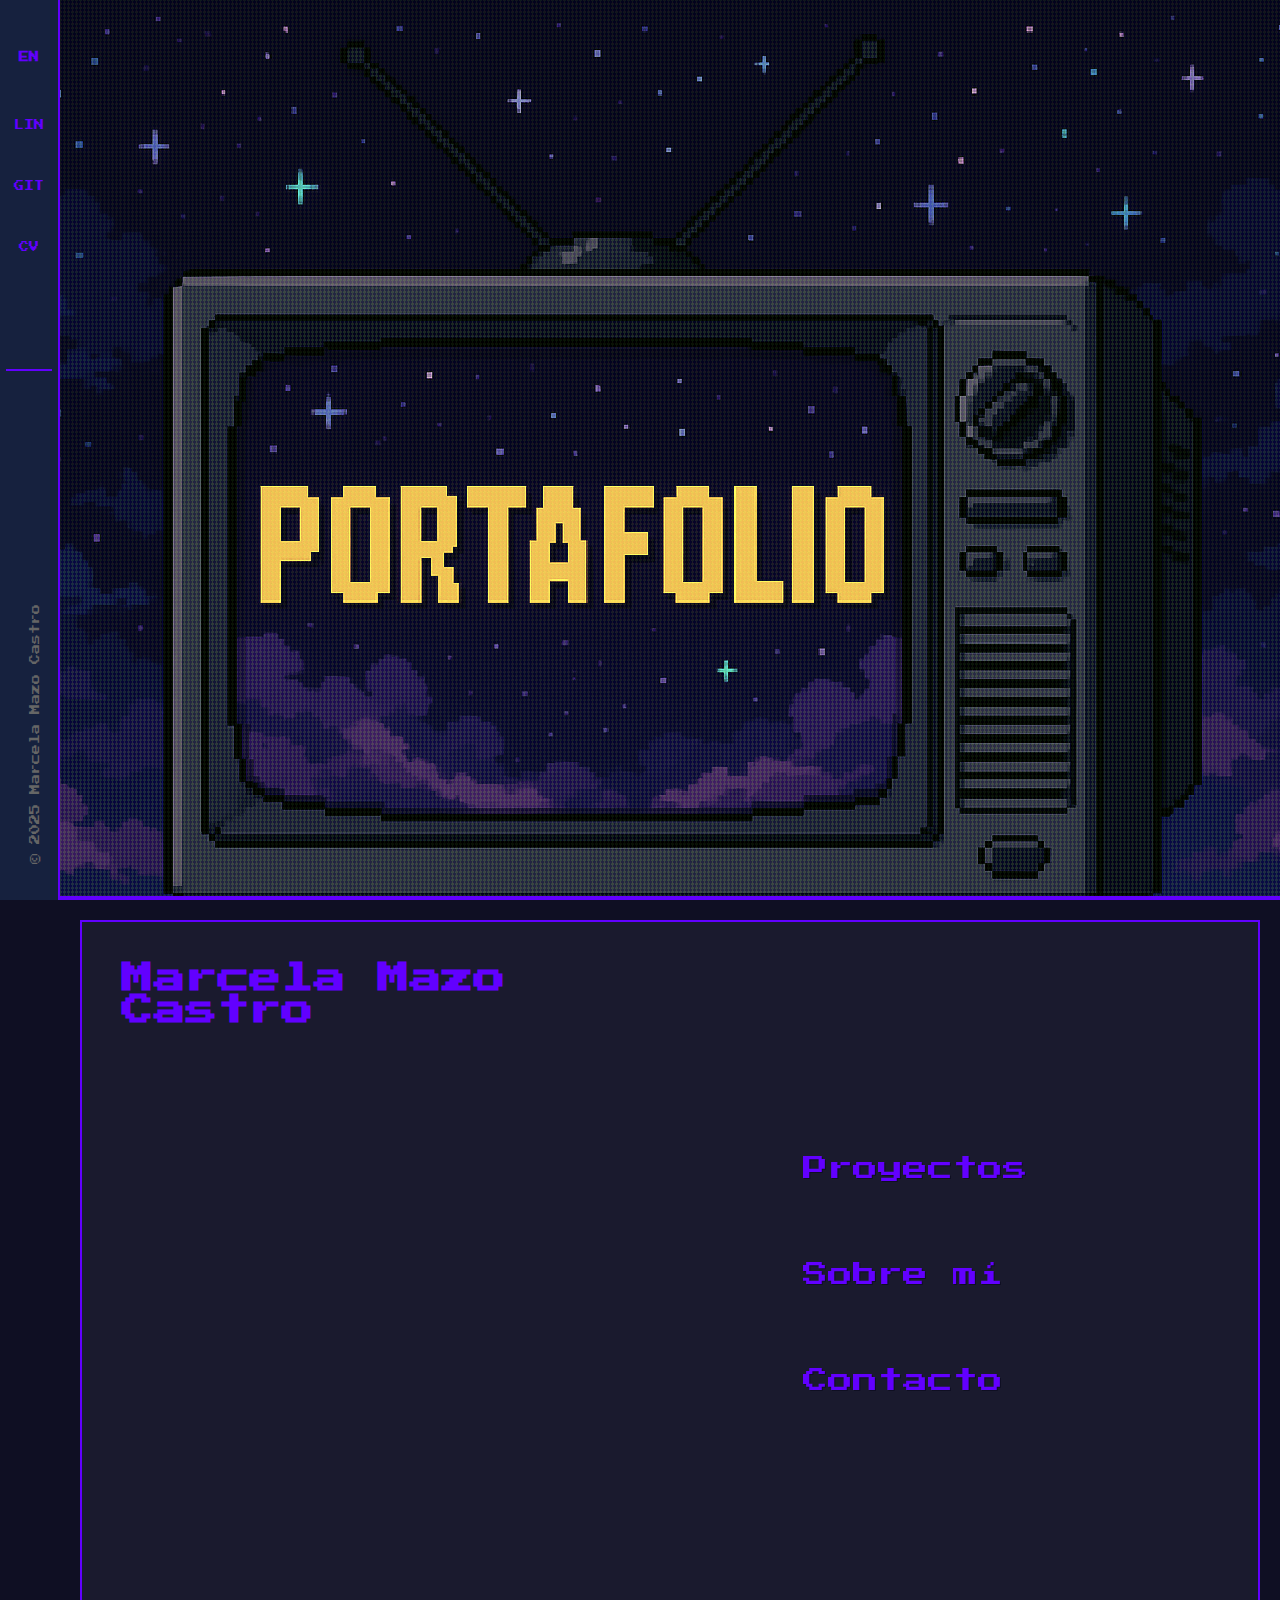
<file: index.html>
<!DOCTYPE html>
<html lang="es">
<head>
    <meta charset="UTF-8">
    <meta name="viewport" content="width=device-width, initial-scale=1.0">
    <title>Redirigiendo al Portafolio...</title>
    <script>
        // Redirección automática al portafolio en español
        window.location.href = './pages/home/indexEs.html';
    </script>
</head>
<body>
    <p>Redirigiendo al portafolio...</p>
    <p>Si no te redirige automáticamente, <a href="./pages/home/indexEs.html">haz clic aquí</a></p>
    
    <!-- Language selection fallback -->
    <div style="margin-top: 20px;">
        <p>Idioma / Language:</p>
        <a href="./pages/home/indexEs.html" style="margin-right: 10px;">🇨🇴 Español</a>
        <a href="./pages/home/indexEn.html">🇬🇧 English</a>
    </div>
</body>
</html>
</file>
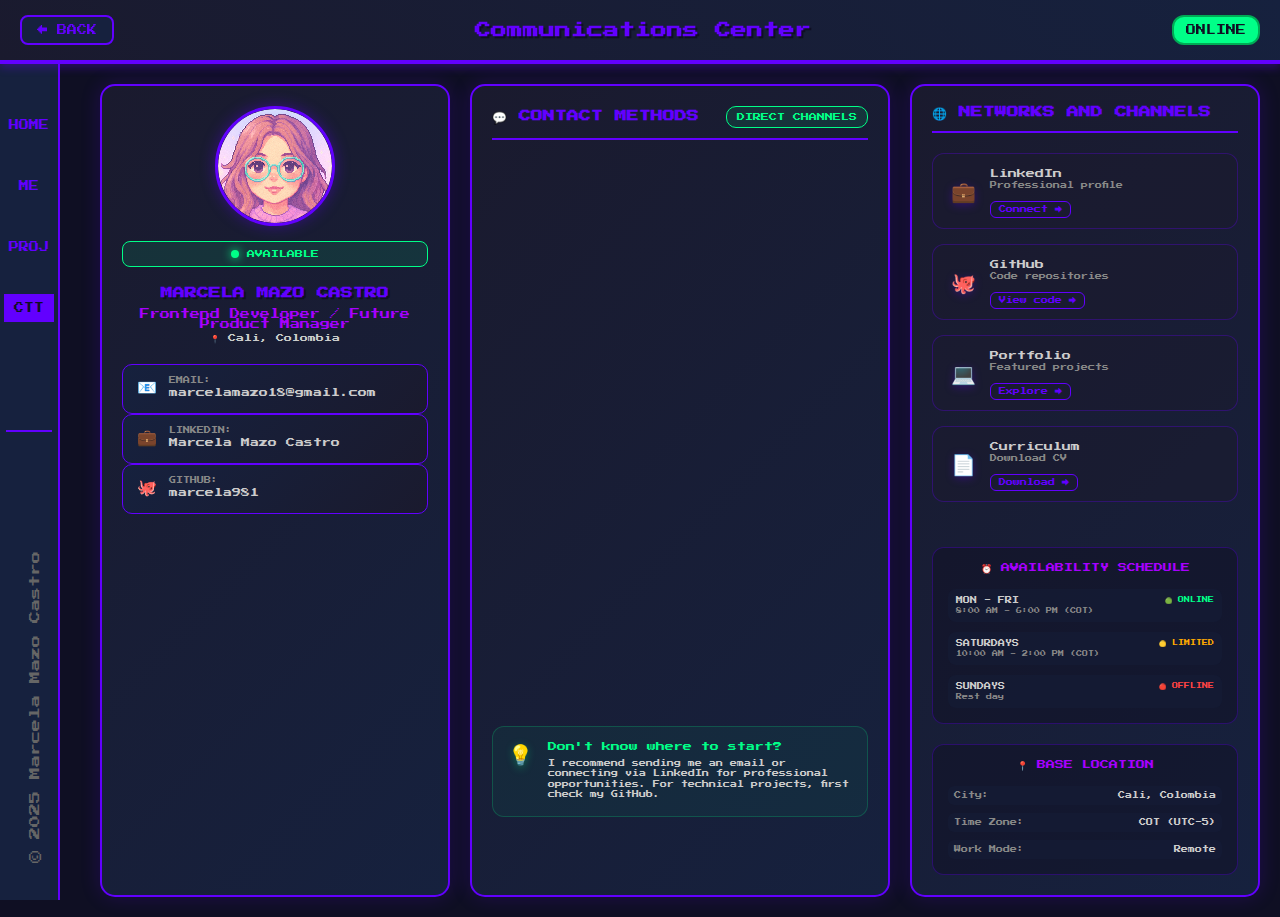
<file: pages/contact/contact.html>
<!DOCTYPE html>
<html lang="en">
<head>
  <meta charset="UTF-8">
  <meta name="viewport" content="width=device-width, initial-scale=1.0">
  <title>Portfolio - Contact</title>
  <link href="styles.css" rel="stylesheet" />
  <link rel="preconnect" href="https://fonts.googleapis.com">
  <link rel="preconnect" href="https://fonts.gstatic.com" crossorigin>
  <link href="https://fonts.googleapis.com/css2?family=Press+Start+2P&display=swap" rel="stylesheet">
</head>
<body>
  <header class="game-header">
    <div class="header-controls">
      <button class="back-btn" onclick="window.location.href='../home/indexEn.html'">← BACK</button>
      <h1 class="page-title">Communications Center</h1>
      <div class="level-indicator">ONLINE</div>
    </div>
  </header>

  <main class="game-panel with-nav-left">
    
    <!-- Left panel - Contact information -->
    <section class="contact-info">
      <div class="contact-card">
        <div class="avatar-container">
          <div class="avatar-frame">
            <img src="../../assets/images/avatar.png" alt="Marcela Avatar" class="character-avatar">
            <div class="avatar-border"></div>
          </div>
          <div class="status-indicators">
            <div class="online-status">
              <div class="status-dot"></div>
              <span>AVAILABLE</span>
            </div>
          </div>
        </div>
        
        <div class="contact-details">
          <h2 class="contact-name">MARCELA MAZO CASTRO</h2>
          <p class="contact-role">Frontend Developer / Future Product Manager</p>
          <p class="contact-location">📍 Cali, Colombia</p>
          
            <div class="contact-methods">
             <div class="contact-item">
               <div class="contact-icon">📧</div>
               <div class="contact-data">
                 <span class="contact-label">EMAIL:</span>
                 <span class="contact-value">marcelamazo18@gmail.com</span>
               </div>
             </div>
             </div>
             <div class="contact-item" onclick="window.open('https://www.linkedin.com/in/marcelamazocastro-8820a3265', '_blank')">
               <div class="contact-icon">💼</div>
               <div class="contact-data">
                 <span class="contact-label">LINKEDIN:</span>
                 <span class="contact-value">Marcela Mazo Castro</span>
               </div>
             </div>
             <div class="contact-item" onclick="window.open('https://github.com/marcela981', '_blank')">
               <div class="contact-icon">🐙</div>
               <div class="contact-data">
                 <span class="contact-label">GITHUB:</span>
                 <span class="contact-value">marcela981</span>
               </div>
             </div>
           </div>
        </div>
      </div>
    </section>

    <!-- Central panel - Direct contact methods -->
    <section class="contact-methods-panel">
      <div class="panel-header">
        <h3>💬 CONTACT METHODS</h3>
        <div class="form-status">DIRECT CHANNELS</div>
      </div>
      
      <div class="contact-options-container">
        <div class="contact-option email-option">
          <div class="option-icon">📧</div>
          <div class="option-content">
            <h4>DIRECT EMAIL</h4>
            <p>Write to me directly to my email address</p>
            <div class="option-button primary disabled">
              <span>✉️ Email: marcelamazo18@gmail.com</span>
            </div>
          </div>
        </div>

        <div class="contact-option linkedin-option">
          <div class="option-icon">💼</div>
          <div class="option-content">
            <h4>LINKEDIN</h4>
            <p>Connect with me professionally</p>
            <a href="https://www.linkedin.com/in/marcelamazocastro-8820a3265" target="_blank" class="option-button secondary">
              <span>🔗 View Profile</span>
            </a>
          </div>
        </div>

        <div class="contact-option github-option">
          <div class="option-icon">🐙</div>
          <div class="option-content">
            <h4>GITHUB</h4>
            <p>Check my projects and code</p>
            <a href="https://github.com/marcela981" target="_blank" class="option-button secondary">
              <span>💻 View Repositories</span>
            </a>
          </div>
        </div>

        <div class="contact-option cv-option">
          <div class="option-icon">📄</div>
          <div class="option-content">
            <h4>CURRICULUM VITAE</h4>
            <p>Download my CV in PDF format</p>
            <a href="../../assets/HojaDeVida - MarcelaMazo.pdf" download="CV-Marcela-Mazo-Castro.pdf" class="option-button primary">
              <span>⬇️ Download CV</span>
            </a>
          </div>
        </div>

        <div class="contact-tip">
          <div class="tip-icon">💡</div>
          <div class="tip-content">
            <h5>Don't know where to start?</h5>
            <p>I recommend sending me an email or connecting via LinkedIn for professional opportunities. For technical projects, first check my GitHub.</p>
          </div>
        </div>
      </div>
    </section>

    <!-- Right panel - Social networks and availability -->
    <section class="social-panel">
      <div class="panel-header">
        <h3>🌐 NETWORKS AND CHANNELS</h3>
      </div>
      
      <div class="social-container">
                 <div class="social-networks">
           <div class="social-item">
             <div class="social-icon linkedin">💼</div>
             <div class="social-info">
               <h5>LinkedIn</h5>
               <p>Professional profile</p>
               <a href="https://linkedin.com/in/marcela-mazo" target="_blank" class="social-link">Connect →</a>
             </div>
           </div>
           
           <div class="social-item">
             <div class="social-icon github">🐙</div>
             <div class="social-info">
               <h5>GitHub</h5>
               <p>Code repositories</p>
               <a href="https://github.com/marcela-dev" target="_blank" class="social-link">View code →</a>
             </div>
           </div>
           
           <div class="social-item">
             <div class="social-icon portfolio">💻</div>
             <div class="social-info">
               <h5>Portfolio</h5>
               <p>Featured projects</p>
               <a href="../home/indexEn.html" class="social-link">Explore →</a>
             </div>
           </div>
           
           <div class="social-item">
             <div class="social-icon cv">📄</div>
             <div class="social-info">
               <h5>Curriculum</h5>
               <p>Download CV</p>
               <a href="../../assets/HojaDeVida - MarcelaMazo.pdf" download="CV-Marcela-Mazo-Castro.pdf" class="social-link">Download →</a>
             </div>
           </div>
         </div>
      </div>

      <!-- Availability schedule -->
      <div class="availability-panel">
        <h4 class="availability-title">⏰ AVAILABILITY SCHEDULE</h4>
        <div class="availability-schedule">
          <div class="schedule-item">
            <div class="day-status active">
              <span class="day">MON - FRI</span>
              <span class="status online">🟢 ONLINE</span>
            </div>
            <div class="time">8:00 AM - 6:00 PM (COT)</div>
          </div>
          
          <div class="schedule-item">
            <div class="day-status limited">
              <span class="day">SATURDAYS</span>
              <span class="status busy">🟡 LIMITED</span>
            </div>
            <div class="time">10:00 AM - 2:00 PM (COT)</div>
          </div>
          
          <div class="schedule-item">
            <div class="day-status offline">
              <span class="day">SUNDAYS</span>
              <span class="status off">🔴 OFFLINE</span>
            </div>
            <div class="time">Rest day</div>
          </div>
        </div>
      </div>

      <!-- Location -->
      <div class="location-panel">
        <h4 class="location-title">📍 BASE LOCATION</h4>
        <div class="location-info">
          <div class="location-item">
            <span class="location-label">City:</span>
            <span class="location-value">Cali, Colombia</span>
          </div>
          <div class="location-item">
            <span class="location-label">Time Zone:</span>
            <span class="location-value">COT (UTC-5)</span>
          </div>
          <div class="location-item">
            <span class="location-label">Work Mode:</span>
            <span class="location-value">Remote</span>
          </div>
        </div>
      </div>
    </section>
  </main>

  <!-- Left navigation -->
  <div class="nav-left">
    <!-- Language switcher at top -->
    <div class="nav-left-item language-switcher">
      <a href="../contact/contacto.html" class="lang-link">ES</a>
    </div>
    <div class="nav-left-item">
      <li><a href="../home/indexEn.html">HOME</a></li>
    </div>
    <div class="nav-left-item">
      <li><a href="../about/about_me.html">ME</a></li>
    </div>
    <div class="nav-left-item">
      <li><a href="../proyects/projects.html">PROJ</a></li>
    </div>
    <div class="nav-left-item">
      <li><a href="#" class="active">CTT</a></li>
    </div>
    <div class="nav-line"></div>
    <div class="nav-left-item nav-copyrigth">
      <div class="copyrigth">
        <p>© 2025 Marcela Mazo Castro</p>
      </div>
    </div>
  </div>

  <script>
    // Online status animation
    const statusDot = document.querySelector('.status-dot');
    if (statusDot) {
      setInterval(() => {
        statusDot.style.transform = statusDot.style.transform === 'scale(1.2)' ? 'scale(1)' : 'scale(1.2)';
      }, 1000);
    }

    // Enhanced hover effects for contact options
    document.querySelectorAll('.contact-option').forEach((option, index) => {
      option.addEventListener('mouseenter', () => {
        option.style.transform = 'translateY(-5px) scale(1.02)';
      });
      
      option.addEventListener('mouseleave', () => {
        option.style.transform = 'translateY(0) scale(1)';
      });
    });

    // Confirmation message when clicking CV download
    document.querySelector('a[download]')?.addEventListener('click', () => {
      setTimeout(() => {
        alert('CV downloaded! Thanks for your interest.');
      }, 100);
    });
  </script>
</body>
</html>
</file>
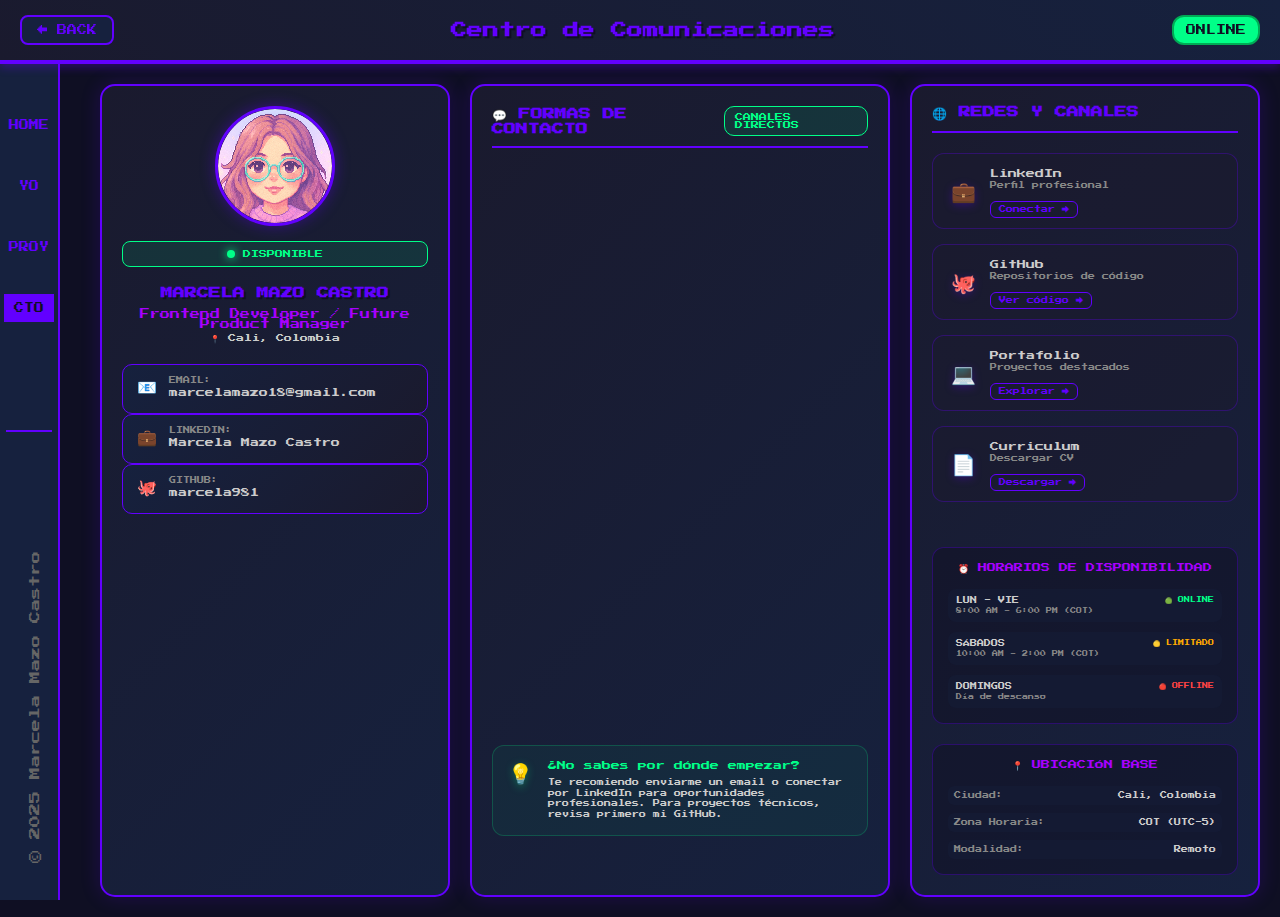
<file: pages/contact/contacto.html>
<!DOCTYPE html>
<html lang="es">
<head>
  <meta charset="UTF-8">
  <meta name="viewport" content="width=device-width, initial-scale=1.0">
  <title>Portafolio - Contacto</title>
  <link href="styles.css" rel="stylesheet" />
  <link rel="preconnect" href="https://fonts.googleapis.com">
  <link rel="preconnect" href="https://fonts.gstatic.com" crossorigin>
  <link href="https://fonts.googleapis.com/css2?family=Press+Start+2P&display=swap" rel="stylesheet">
</head>
<body>
  <header class="game-header">
    <div class="header-controls">
      <button class="back-btn" onclick="window.location.href='../home/indexEs.html'">← BACK</button>
      <h1 class="page-title">Centro de Comunicaciones</h1>
      <div class="level-indicator">ONLINE</div>
    </div>
  </header>

  <main class="game-panel with-nav-left">
    
    <!-- Panel izquierdo - Información de contacto -->
    <section class="contact-info">
      <div class="contact-card">
        <div class="avatar-container">
          <div class="avatar-frame">
            <img src="../../assets/images/avatar.png" alt="Marcela Avatar" class="character-avatar">
            <div class="avatar-border"></div>
          </div>
          <div class="status-indicators">
            <div class="online-status">
              <div class="status-dot"></div>
              <span>DISPONIBLE</span>
            </div>
          </div>
        </div>
        
        <div class="contact-details">
          <h2 class="contact-name">MARCELA MAZO CASTRO</h2>
          <p class="contact-role">Frontend Developer / Future Product Manager</p>
          <p class="contact-location">📍 Cali, Colombia</p>
          
            <div class="contact-methods">
             <div class="contact-item">
               <div class="contact-icon">📧</div>
               <div class="contact-data">
                 <span class="contact-label">EMAIL:</span>
                 <span class="contact-value">marcelamazo18@gmail.com</span>
               </div>
             </div>
             </div>
             <div class="contact-item" onclick="window.open('https://www.linkedin.com/in/marcelamazocastro-8820a3265', '_blank')">
               <div class="contact-icon">💼</div>
               <div class="contact-data">
                 <span class="contact-label">LINKEDIN:</span>
                 <span class="contact-value">Marcela Mazo Castro</span>
               </div>
             </div>
             <div class="contact-item" onclick="window.open('https://github.com/marcela981', '_blank')">
               <div class="contact-icon">🐙</div>
               <div class="contact-data">
                 <span class="contact-label">GITHUB:</span>
                 <span class="contact-value">marcela981</span>
               </div>
             </div>
           </div>
        </div>
      </div>
    </section>

    <!-- Panel central - Métodos de contacto directo -->
    <section class="contact-methods-panel">
      <div class="panel-header">
        <h3>💬 FORMAS DE CONTACTO</h3>
        <div class="form-status">CANALES DIRECTOS</div>
      </div>
      
      <div class="contact-options-container">
        <div class="contact-option email-option">
          <div class="option-icon">📧</div>
          <div class="option-content">
            <h4>EMAIL DIRECTO</h4>
            <p>Escríbeme directamente a mi correo electrónico</p>
            <div class="option-button primary disabled">
              <span>✉️ Email: marcelamazo18@gmail.com</span>
            </div>
          </div>
        </div>

        <div class="contact-option linkedin-option">
          <div class="option-icon">💼</div>
          <div class="option-content">
            <h4>LINKEDIN</h4>
            <p>Conéctate conmigo profesionalmente</p>
            <a href="https://www.linkedin.com/in/marcelamazocastro-8820a3265" target="_blank" class="option-button secondary">
              <span>🔗 Ver Perfil</span>
            </a>
          </div>
        </div>

        <div class="contact-option github-option">
          <div class="option-icon">🐙</div>
          <div class="option-content">
            <h4>GITHUB</h4>
            <p>Revisa mis proyectos y código</p>
            <a href="https://github.com/marcela981" target="_blank" class="option-button secondary">
              <span>💻 Ver Repositorios</span>
            </a>
          </div>
        </div>

        <div class="contact-option cv-option">
          <div class="option-icon">📄</div>
          <div class="option-content">
            <h4>CURRICULUM VITAE</h4>
            <p>Descarga mi CV en formato PDF</p>
            <a href="../../assets/HojaDeVida - MarcelaMazo.pdf" download="CV-Marcela-Mazo-Castro.pdf" class="option-button primary">
              <span>⬇️ Descargar CV</span>
            </a>
          </div>
        </div>

        <div class="contact-tip">
          <div class="tip-icon">💡</div>
          <div class="tip-content">
            <h5>¿No sabes por dónde empezar?</h5>
            <p>Te recomiendo enviarme un email o conectar por LinkedIn para oportunidades profesionales. Para proyectos técnicos, revisa primero mi GitHub.</p>
          </div>
        </div>
      </div>
    </section>

    <!-- Panel derecho - Redes sociales y disponibilidad -->
    <section class="social-panel">
      <div class="panel-header">
        <h3>🌐 REDES Y CANALES</h3>
      </div>
      
      <div class="social-container">
                 <div class="social-networks">
           <div class="social-item">
             <div class="social-icon linkedin">💼</div>
             <div class="social-info">
               <h5>LinkedIn</h5>
               <p>Perfil profesional</p>
               <a href="https://linkedin.com/in/marcela-mazo" target="_blank" class="social-link">Conectar →</a>
             </div>
           </div>
           
           <div class="social-item">
             <div class="social-icon github">🐙</div>
             <div class="social-info">
               <h5>GitHub</h5>
               <p>Repositorios de código</p>
               <a href="https://github.com/marcela-dev" target="_blank" class="social-link">Ver código →</a>
             </div>
           </div>
           
           <div class="social-item">
             <div class="social-icon portfolio">💻</div>
             <div class="social-info">
               <h5>Portafolio</h5>
               <p>Proyectos destacados</p>
               <a href="../home/indexEs.html" class="social-link">Explorar →</a>
             </div>
           </div>
           
           <div class="social-item">
             <div class="social-icon cv">📄</div>
             <div class="social-info">
               <h5>Curriculum</h5>
               <p>Descargar CV</p>
               <a href="../../assets/HojaDeVida - MarcelaMazo.pdf" download="CV-Marcela-Mazo-Castro.pdf" class="social-link">Descargar →</a>
             </div>
           </div>
         </div>
      </div>

      <!-- Horarios de disponibilidad -->
      <div class="availability-panel">
        <h4 class="availability-title">⏰ HORARIOS DE DISPONIBILIDAD</h4>
        <div class="availability-schedule">
          <div class="schedule-item">
            <div class="day-status active">
              <span class="day">LUN - VIE</span>
              <span class="status online">🟢 ONLINE</span>
            </div>
            <div class="time">8:00 AM - 6:00 PM (COT)</div>
          </div>
          
          <div class="schedule-item">
            <div class="day-status limited">
              <span class="day">SÁBADOS</span>
              <span class="status busy">🟡 LIMITADO</span>
            </div>
            <div class="time">10:00 AM - 2:00 PM (COT)</div>
          </div>
          
          <div class="schedule-item">
            <div class="day-status offline">
              <span class="day">DOMINGOS</span>
              <span class="status off">🔴 OFFLINE</span>
            </div>
            <div class="time">Día de descanso</div>
          </div>
        </div>
      </div>

      <!-- Ubicación -->
      <div class="location-panel">
        <h4 class="location-title">📍 UBICACIÓN BASE</h4>
        <div class="location-info">
          <div class="location-item">
            <span class="location-label">Ciudad:</span>
            <span class="location-value">Cali, Colombia</span>
          </div>
          <div class="location-item">
            <span class="location-label">Zona Horaria:</span>
            <span class="location-value">COT (UTC-5)</span>
          </div>
          <div class="location-item">
            <span class="location-label">Modalidad:</span>
            <span class="location-value">Remoto</span>
          </div>
        </div>
      </div>
    </section>
  </main>

  <!-- Navegación izquierda -->
  <div class="nav-left">
    <!-- Language switcher at top -->
    <div class="nav-left-item language-switcher">
      <a href="../contact/contact.html" class="lang-link">EN</a>
    </div>
    <div class="nav-left-item">
      <li><a href="../home/indexEs.html">HOME</a></li>
    </div>
    <div class="nav-left-item">
      <li><a href="../about/sobre_mi.html">YO</a></li>
    </div>
    <div class="nav-left-item">
      <li><a href="../proyects/proyectos.html">PROY</a></li>
    </div>
    <div class="nav-left-item">
      <li><a href="#" class="active">CTO</a></li>
    </div>
    <div class="nav-line"></div>
    <div class="nav-left-item nav-copyrigth">
      <div class="copyrigth">
        <p>© 2025 Marcela Mazo Castro</p>
      </div>
    </div>
  </div>

  <script>
    // Animación de status online
    const statusDot = document.querySelector('.status-dot');
    if (statusDot) {
      setInterval(() => {
        statusDot.style.transform = statusDot.style.transform === 'scale(1.2)' ? 'scale(1)' : 'scale(1.2)';
      }, 1000);
    }

    // Efectos de hover mejorados para opciones de contacto
    document.querySelectorAll('.contact-option').forEach((option, index) => {
      option.addEventListener('mouseenter', () => {
        option.style.transform = 'translateY(-5px) scale(1.02)';
      });
      
      option.addEventListener('mouseleave', () => {
        option.style.transform = 'translateY(0) scale(1)';
      });
    });

    // Mensaje de confirmación al hacer click en descarga de CV
    document.querySelector('a[download]')?.addEventListener('click', () => {
      setTimeout(() => {
        alert('¡CV descargado! Gracias por tu interés.');
      }, 100);
    });
  </script>
</body>
</html>
</file>
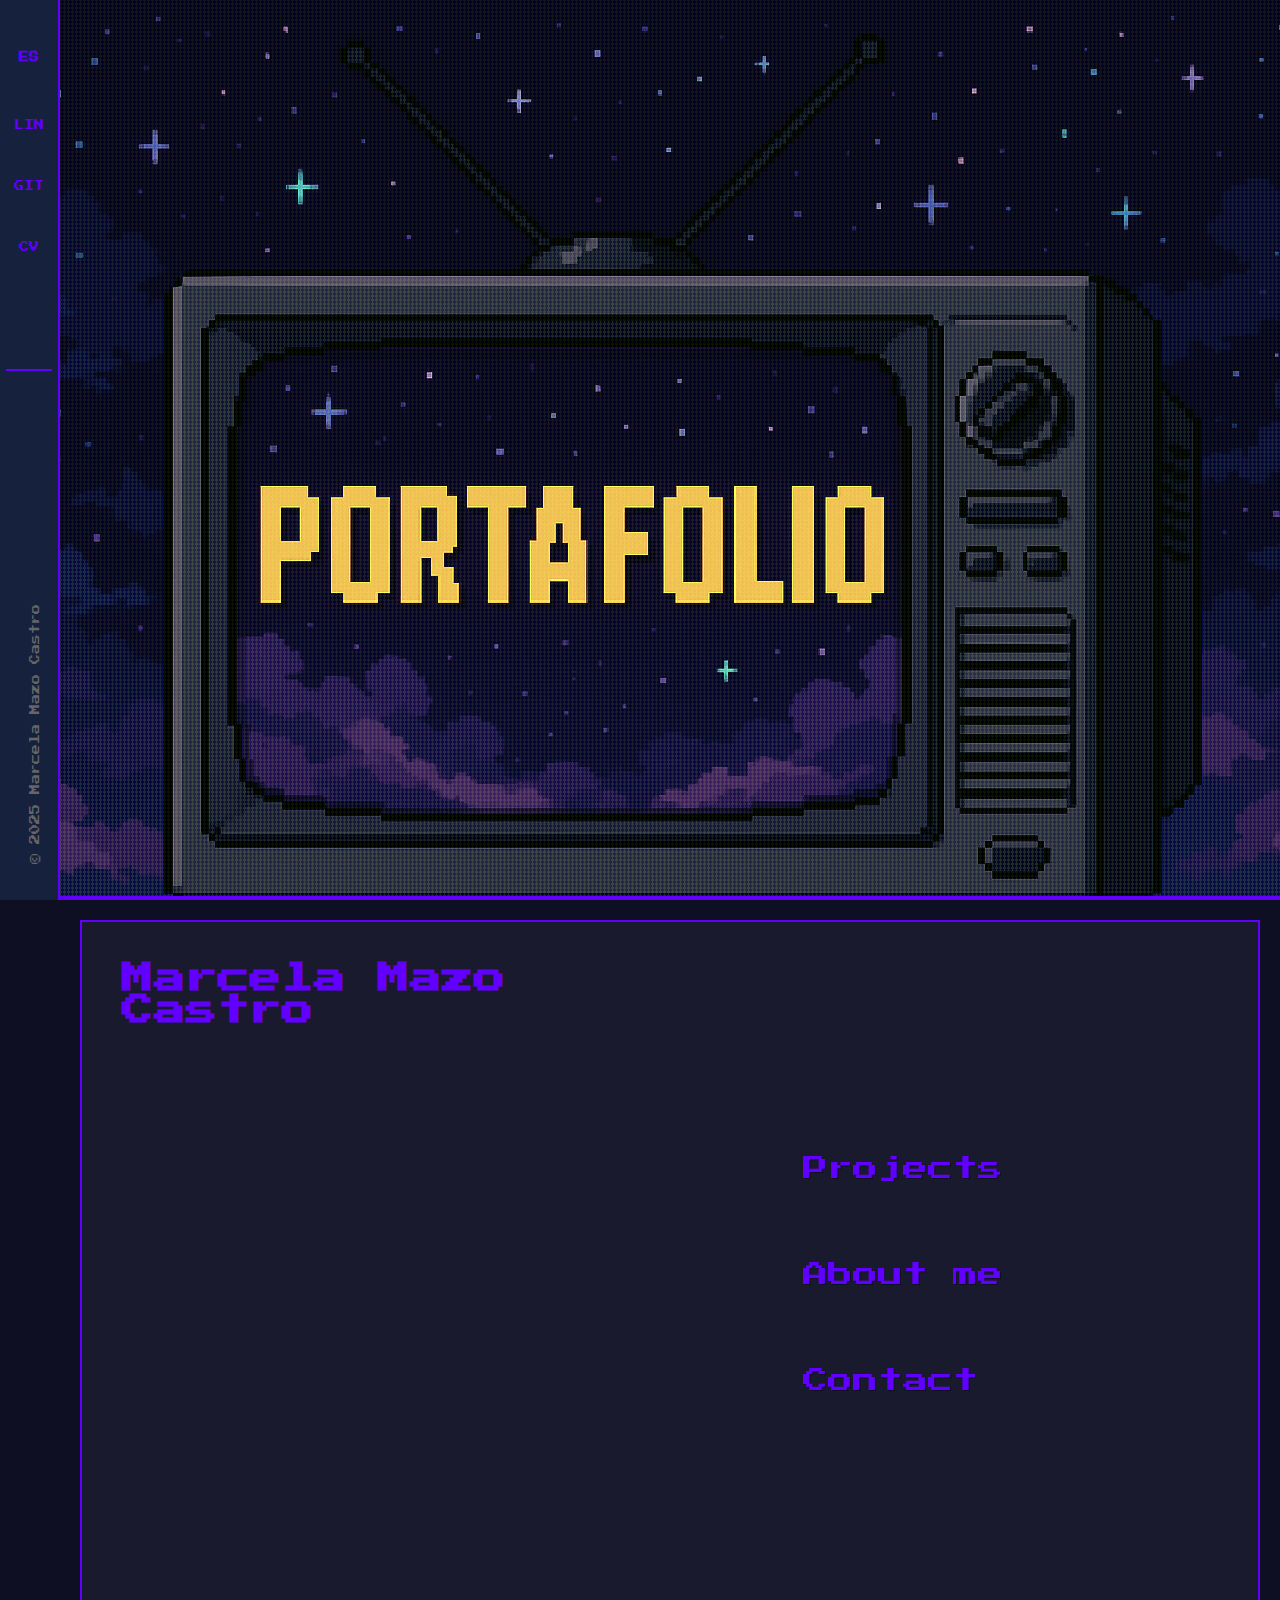
<file: pages/home/indexEn.html>
<!DOCTYPE html>
<html lang="en">
<head>
  <meta charset="UTF-8">
  <meta name="viewport" content="width=device-width, initial-scale=1.0">
  <title>Portfolio</title>
  <link href="styles.css" rel="stylesheet" />
  <link rel="preconnect" href="https://fonts.googleapis.com">
<link rel="preconnect" href="https://fonts.gstatic.com" crossorigin>
<link href="https://fonts.googleapis.com/css2?family=Indie+Flower&family=Pixelify+Sans:wght@400..700&display=swap" rel="stylesheet">
</head>
<body>
  <header>
    <div class="image-container"></div>
    <h1>Portfolio</h1>
  </header>
  <main>
    <div class="container">
        <div class="nav-left">
            <!-- Language switcher -->
            <div class="nav-left-item language-switcher">
                <a href="indexEs.html" class="lang-link">ES</a>
            </div>
            <div class="nav-left-item">
                <li><a href="#">LIN</a></li>
            </div>
            <div class="nav-left-item">
                <li><a href="#">GIT</a></li>
            </div>
            <div class="nav-left-item">
                <li><a href="#">CV</a></li>
            </div>
            <div class="nav-line"></div>
            <div class="nav-left-item nav-copyrigth">
                <div class="copyrigth">
                    <p>© 2025 Marcela Mazo Castro</p>
                </div>
            </div>
        </div>
        <div class="wrapper w-clearfix">
            <div class="section-left">
                <div class="content content-main">
                    <div class="header mask">
                        <h1 class="header swipe up">Marcela Mazo Castro</h1>
                    </div>
                    <div class="description-mask">
                        <p class="description">
                            Frontend Developer / Future Product Manager
                            <br>
                        </p>
                    </div>
                    <div class="description-mask">
                        <p class="description">
                            I currently work part-time as a frontend developer creating applications
                            for healthcare professionals at <a href="https://www.univalle.edu.co/" target="_blank">Universidad del Valle</a>.
                            My focus is on creating exceptional user experiences and my future points towards 
                            specialized frontend development or product management.
                            <br>
                        </p>
                    </div>
                </div>
            </div>
            <div class="section-right">
                <div class="nav">
                    <div class="nav-item">
                        <a href="../proyects/projects.html" class="nav-link">Projects</a>
                        <div class="nav-underline"></div>
                    </div>
                    <div class="nav-item">
                        <a href="../about/about_me.html" class="nav-link">About me</a>
                        <div class="nav-underline"></div>
                    </div>
                    <div class="nav-item">
                        <a href="../contact/contact.html" class="nav-link">Contact</a>
                        <div class="nav-underline"></div>
                    </div>
                </div>
            </div>
        </div>
  </main>
  <footer>
  </footer>
  
  <script>
    window.addEventListener('scroll', () => {
      const scrolled = window.pageYOffset;
      const parallaxElement = document.querySelector('.image-container');
      const titleElement = document.querySelector('header h1');
      const speed = 0.5; // Parallax speed
      
      // Parallax effect for background image
      parallaxElement.style.transform = `translateY(${scrolled * speed}px)`;
      
      // Title effect that rises from bottom
      const windowHeight = window.innerHeight;
      const scrollThreshold = windowHeight * 0.3; // Starts appearing when scrolling 30% of screen
      const maxScroll = windowHeight * 0.8; // Reaches top when scrolling 80% of screen
      
      if (scrolled > scrollThreshold) {
        // Make title visible
        titleElement.style.opacity = '1';
        
        // Calculate title position based on scroll
        const scrollProgress = Math.min((scrolled - scrollThreshold) / (maxScroll - scrollThreshold), 1);
        const titleTop = windowHeight - (scrollProgress * (windowHeight - 20)); // From bottom (100vh) to top (20px)
        
        titleElement.style.top = `${titleTop}px`;
        
        // Once it reaches the top, keep it fixed
        if (scrolled >= maxScroll) {
          titleElement.style.top = '20px';
        }
      } else {
        // Hide title when no scroll
        titleElement.style.opacity = '0';
        titleElement.style.top = '100vh';
      }
    });
  </script>
</body>
</html>
</file>
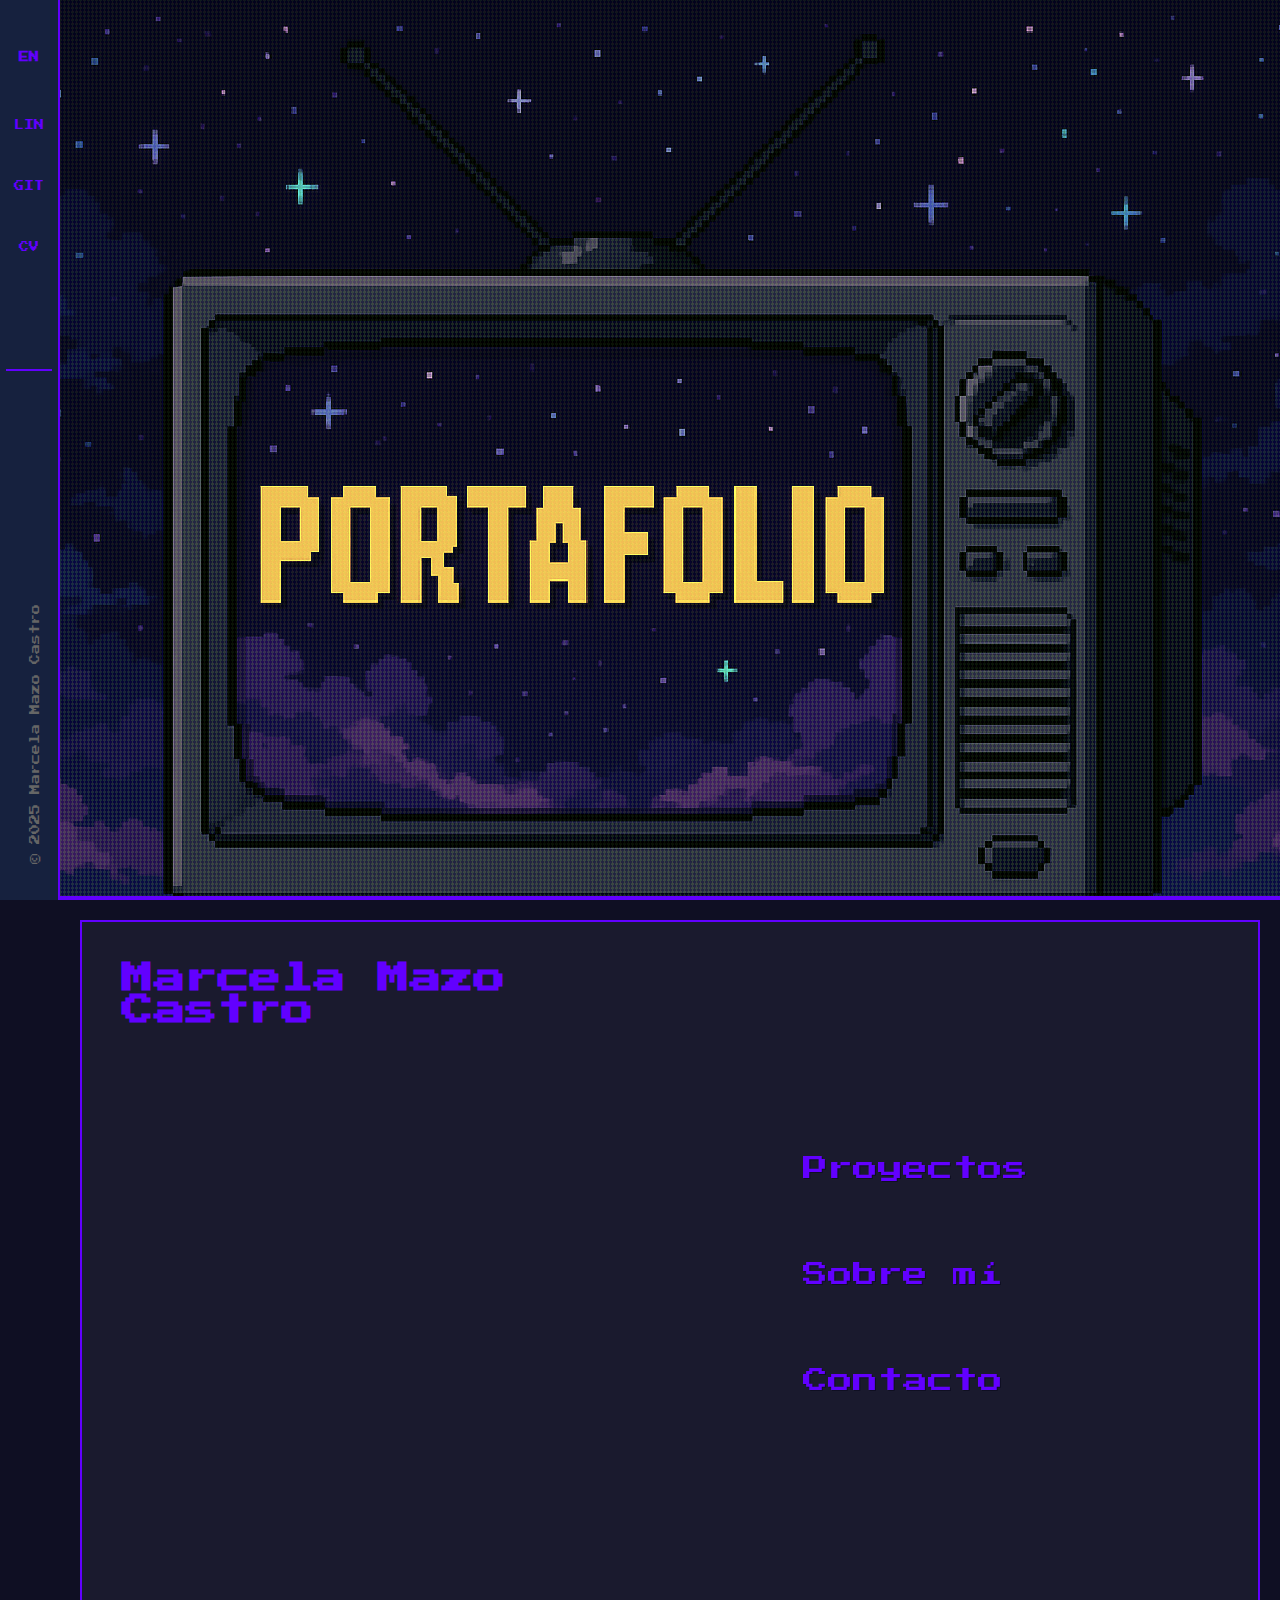
<file: pages/home/indexEs.html>
<!DOCTYPE html>
<html lang="es">
<head>
  <meta charset="UTF-8">
  <meta name="viewport" content="width=device-width, initial-scale=1.0">
  <title>Portafolio</title>
  <link href="styles.css" rel="stylesheet" />
  <link rel="preconnect" href="https://fonts.googleapis.com">
<link rel="preconnect" href="https://fonts.gstatic.com" crossorigin>
<link href="https://fonts.googleapis.com/css2?family=Indie+Flower&family=Pixelify+Sans:wght@400..700&display=swap" rel="stylesheet">
</head>
<body>
  <header>
    <div class="image-container"></div>
    <h1>Portafolio</h1>
  </header>
  <main>
    <div class="container">
        <div class="nav-left">
            <!-- Language switcher -->
            <div class="nav-left-item language-switcher">
                <a href="indexEn.html" class="lang-link">EN</a>
            </div>
            <div class="nav-left-item">
                <li><a href="#">LIN</a></li>
            </div>
            <div class="nav-left-item">
                <li><a href="#">GIT</a></li>
            </div>
            <div class="nav-left-item">
                <li><a href="#">CV</a></li>
            </div>
            <div class="nav-line"></div>
            <div class="nav-left-item nav-copyrigth">
                <div class="copyrigth">
                    <p>© 2025 Marcela Mazo Castro</p>
                </div>
            </div>
        </div>
        <div class="wrapper w-clearfix">
            <div class="section-left">
                <div class="content content-main">
                    <div class="header mask">
                        <h1 class="header swipe up">Marcela Mazo Castro</h1>
                    </div>
                    <div class="description-mask">
                        <p class="description">
                            Frontend Developer / Futura Product Manager
                            <br>
                        </p>
                    </div>
                    <div class="description-mask">
                        <p class="description">
                            Actualmente trabajo medio tiempo como desarrolladora frontend desarrollando aplicativos
                            para profesionales de la salud en la <a href="https://www.univalle.edu.co/" target="_blank">universidad del valle</a>.
                            Mi enfoque está en crear experiencias de usuario excepcionales y mi futuro apunta hacia el 
                            desarrollo frontend especializado o la gestión de productos.
                            <br>
                        </p>
                    </div>
                </div>
            </div>
            <div class="section-right">
                <div class="nav">
                    <div class="nav-item">
                        <a href="../proyects/proyectos.html" class="nav-link">Proyectos</a>
                        <div class="nav-underline"></div>
                    </div>
                    <div class="nav-item">
                        <a href="../about/sobre_mi.html" class="nav-link">Sobre mí</a>
                        <div class="nav-underline"></div>
                    </div>
                    <div class="nav-item">
                        <a href="../contact/contacto.html" class="nav-link">Contacto</a>
                        <div class="nav-underline"></div>
                    </div>
                </div>
            </div>
        </div>
  </main>
  <footer>
  </footer>
  
  <script>
    window.addEventListener('scroll', () => {
      const scrolled = window.pageYOffset;
      const parallaxElement = document.querySelector('.image-container');
      const titleElement = document.querySelector('header h1');
      const speed = 0.5; // Velocidad del parallax
      
      // Efecto parallax para la imagen de fondo
      parallaxElement.style.transform = `translateY(${scrolled * speed}px)`;
      
      // Efecto del título que sube desde abajo
      const windowHeight = window.innerHeight;
      const scrollThreshold = windowHeight * 0.3; // Comienza a aparecer cuando scroll 30% de la pantalla
      const maxScroll = windowHeight * 0.8; // Llega arriba cuando scroll 80% de la pantalla
      
      if (scrolled > scrollThreshold) {
        // Hacer visible el título
        titleElement.style.opacity = '1';
        
        // Calcular la posición del título basada en el scroll
        const scrollProgress = Math.min((scrolled - scrollThreshold) / (maxScroll - scrollThreshold), 1);
        const titleTop = windowHeight - (scrollProgress * (windowHeight - 20)); // De abajo (100vh) a arriba (20px)
        
        titleElement.style.top = `${titleTop}px`;
        
        // Una vez que llegue arriba, mantenerlo fijo
        if (scrolled >= maxScroll) {
          titleElement.style.top = '20px';
        }
      } else {
        // Ocultar el título cuando no hay scroll
        titleElement.style.opacity = '0';
        titleElement.style.top = '100vh';
      }
    });
  </script>
</body>
</html>
</file>
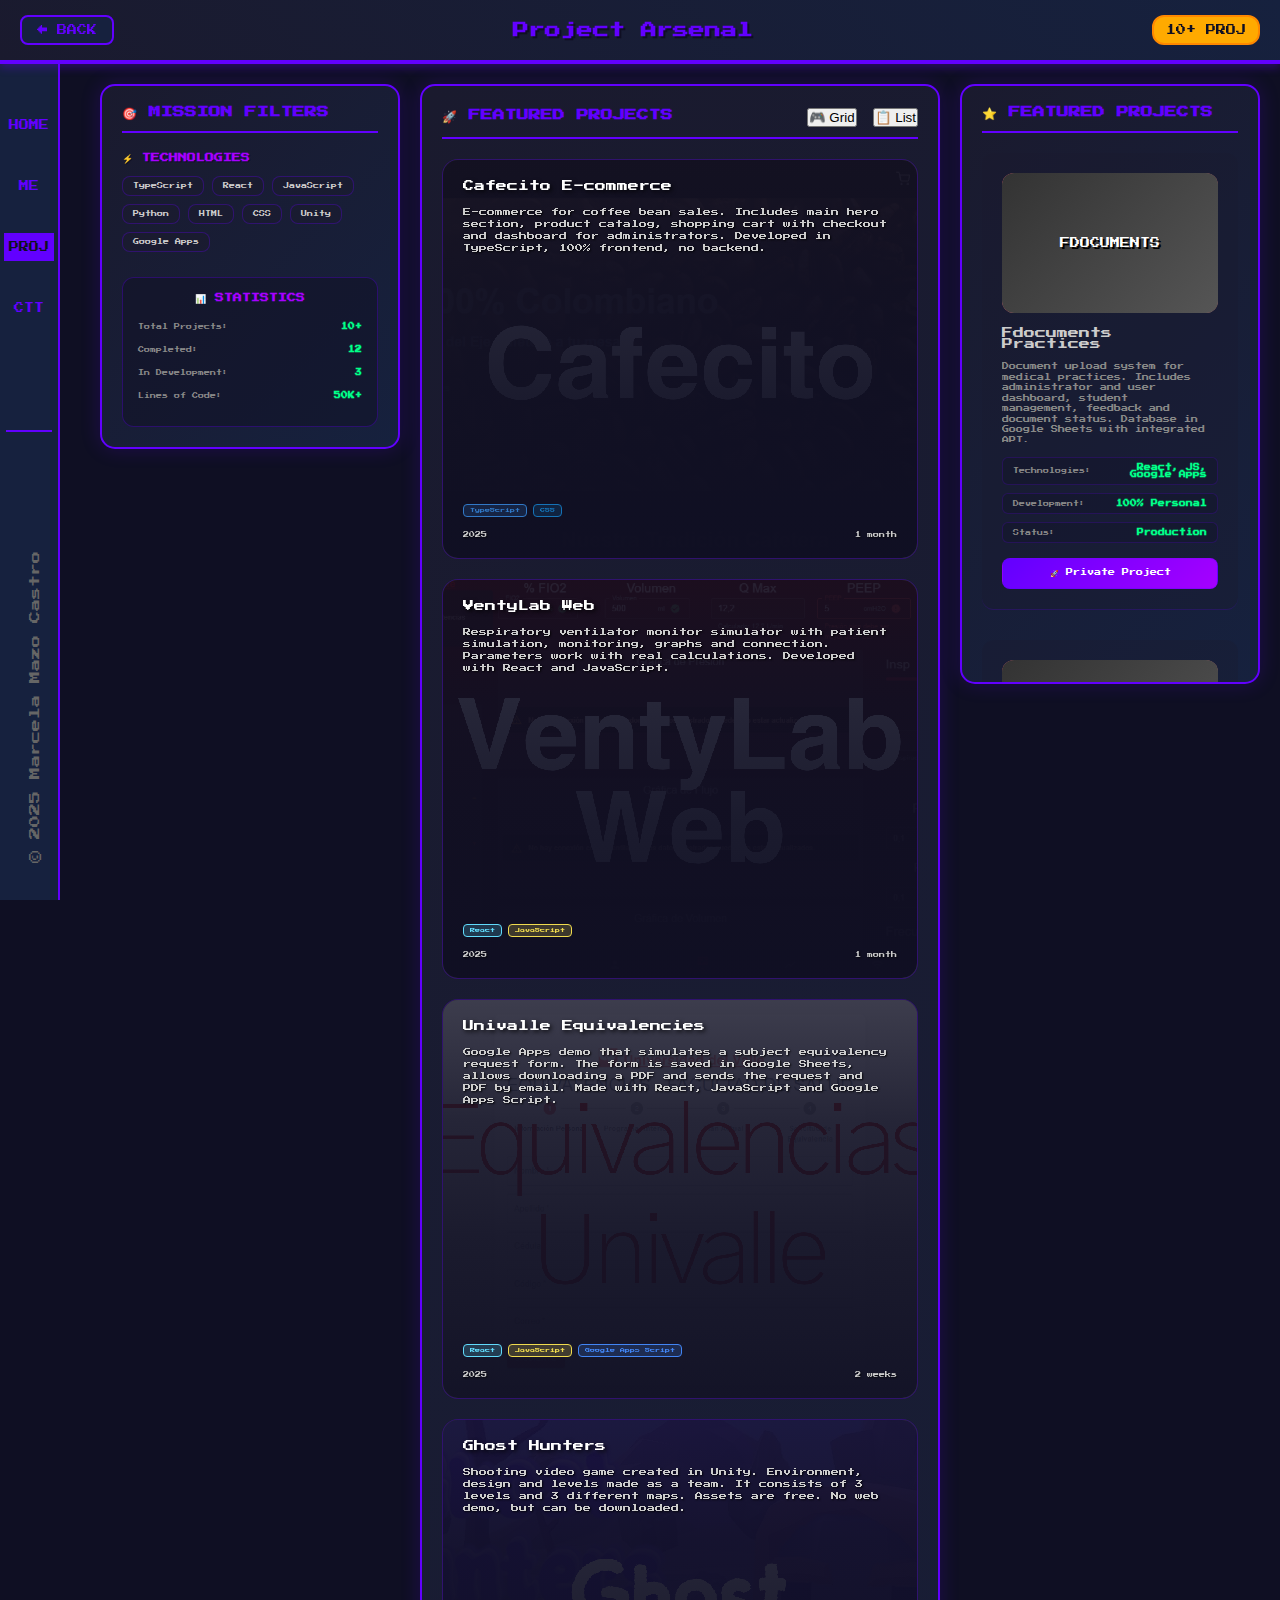
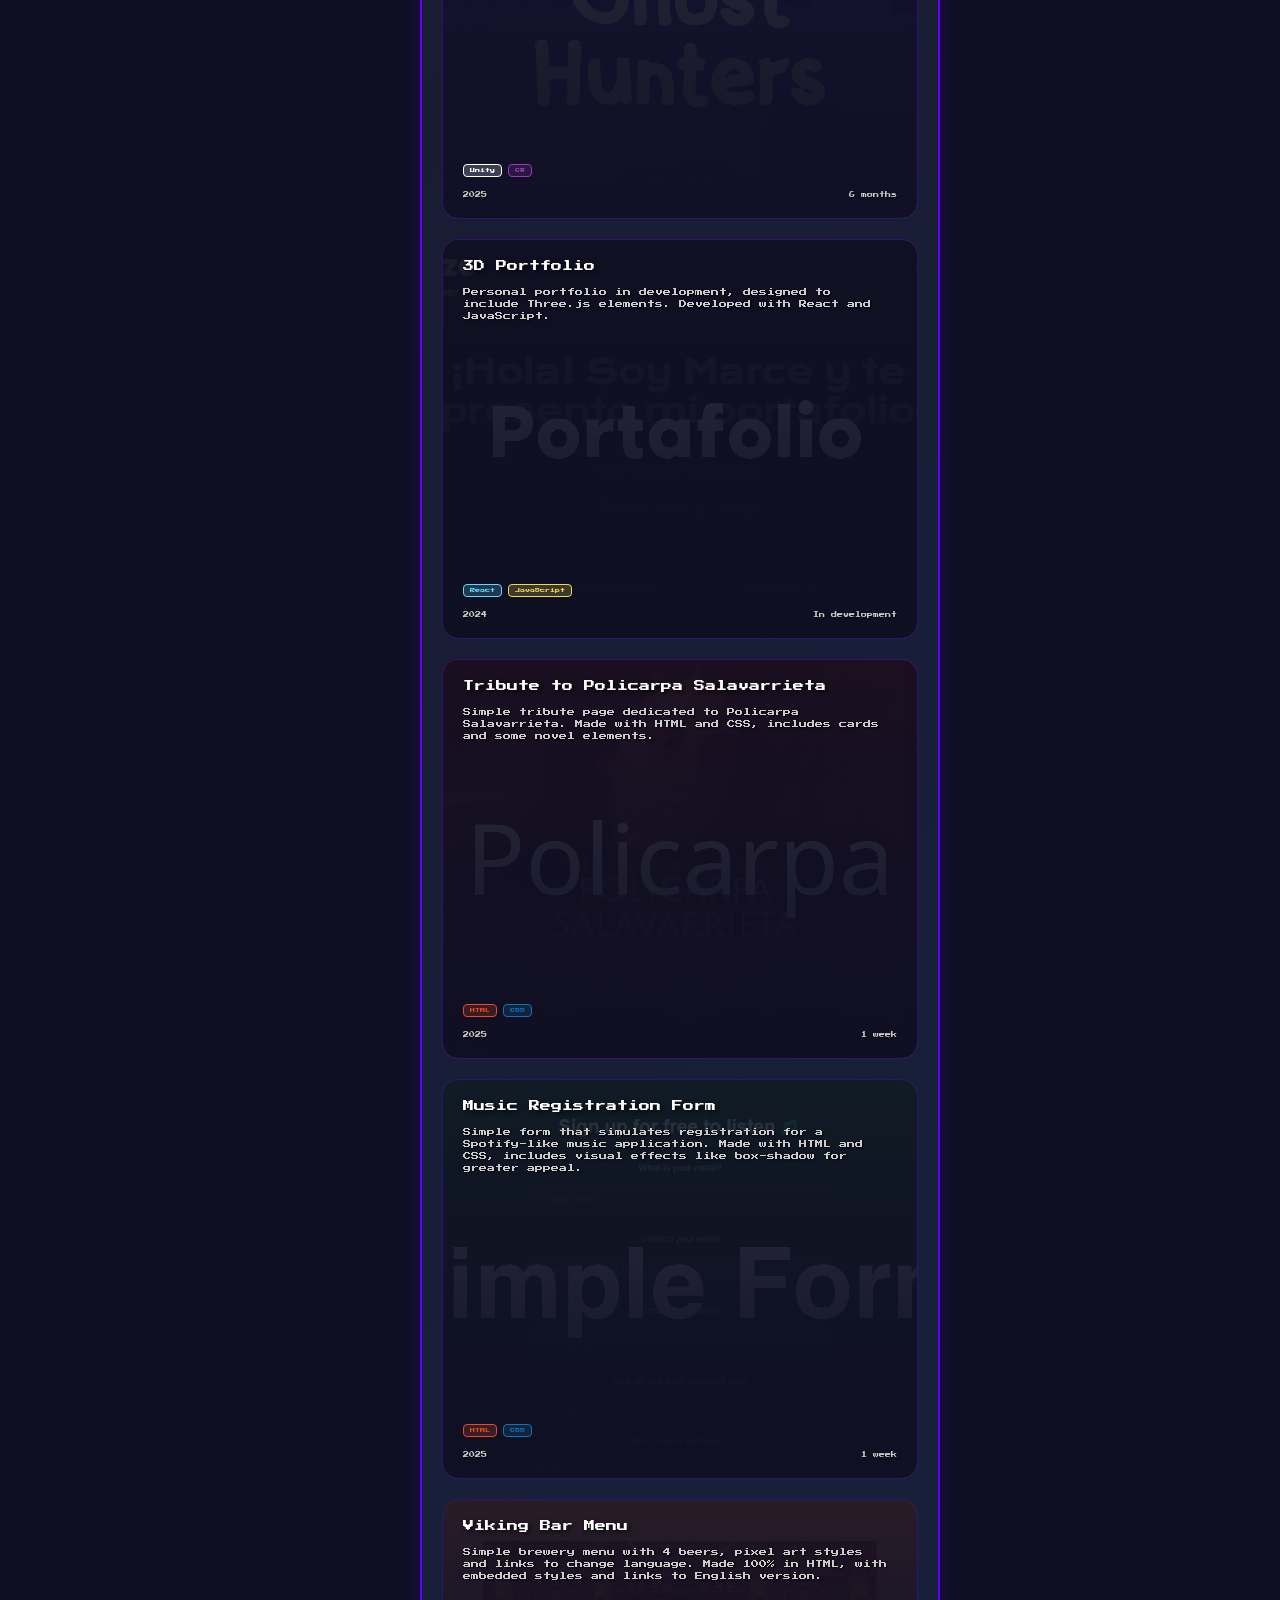
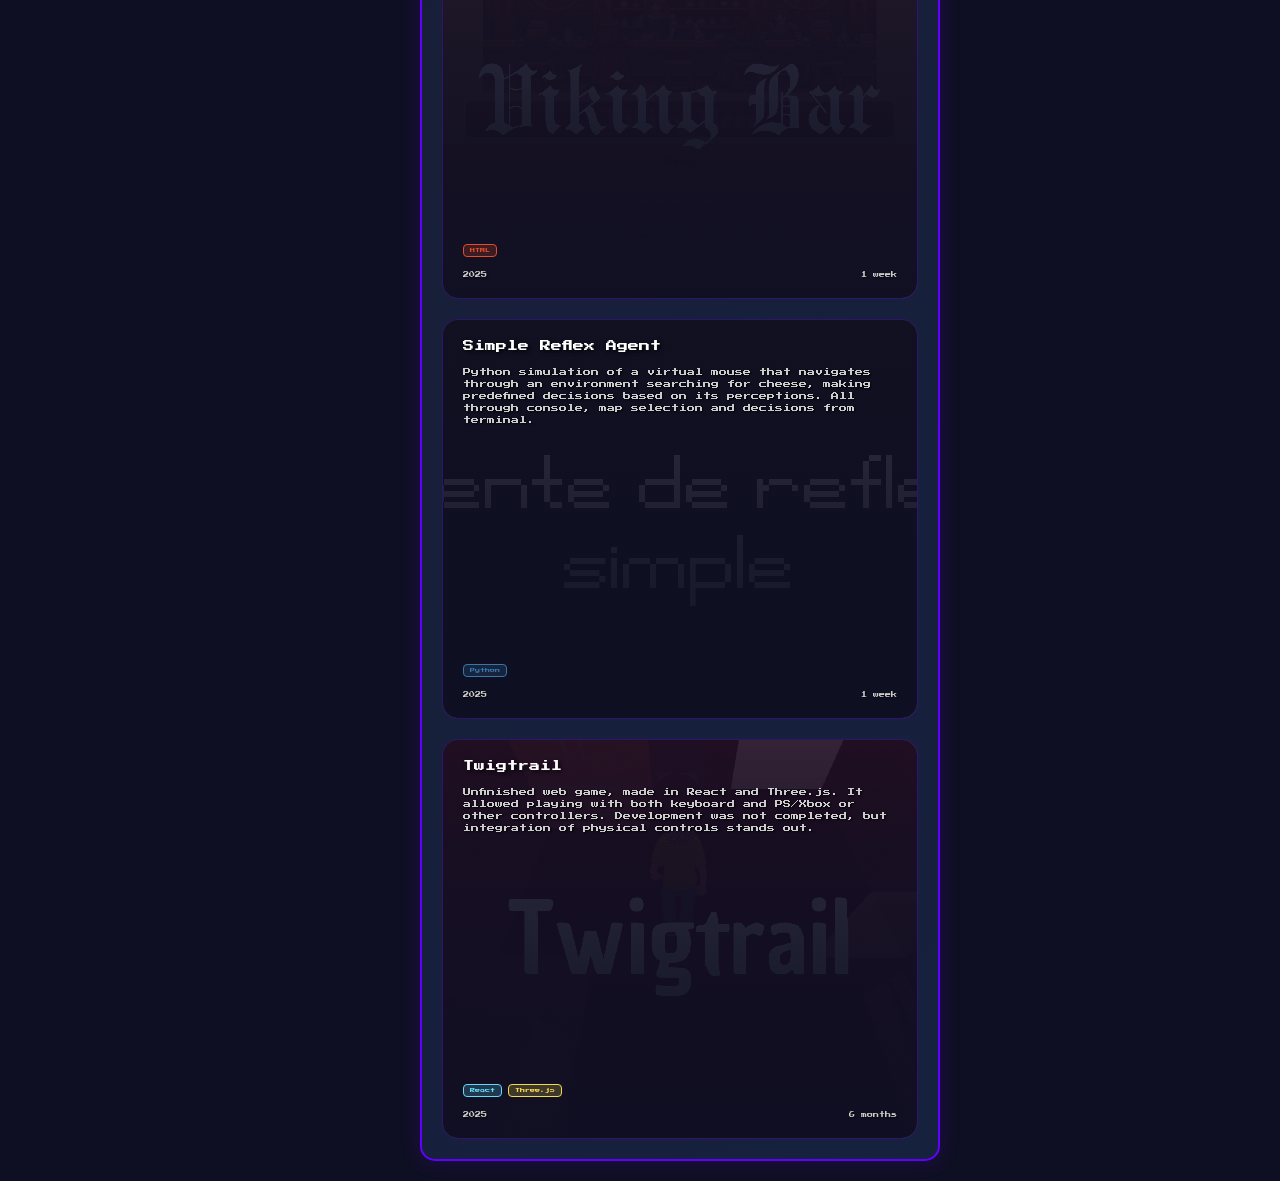
<file: pages/proyects/projects.html>
<!DOCTYPE html>
<html lang="en">
<head>
  <meta charset="UTF-8">
  <meta name="viewport" content="width=device-width, initial-scale=1.0">
  <title>Portfolio - Projects</title>
  <link href="styles.css" rel="stylesheet" />
  <link rel="preconnect" href="https://fonts.googleapis.com">
  <link rel="preconnect" href="https://fonts.gstatic.com" crossorigin>
  <link href="https://fonts.googleapis.com/css2?family=Press+Start+2P&display=swap" rel="stylesheet">
</head>
<body>
  <header class="game-header">
    <div class="header-controls">
      <button class="back-btn" onclick="window.location.href='../home/indexEn.html'">← BACK</button>
      <h1 class="page-title">Project Arsenal</h1>
      <div class="level-indicator">10+ PROJ</div>
    </div>
  </header>

  <main class="game-panel with-nav-left">
    
    <!-- Left panel - Filters and statistics -->
    <section class="filters-panel">
      <div class="panel-header">
        <h3>🎯 MISSION FILTERS</h3>
      </div>
      
      <div class="filters-container">
        <div class="filter-group">
          <h4>⚡ TECHNOLOGIES</h4>
          <div class="tech-filters">
            <span class="tech-tag" data-tech="typescript">TypeScript</span>
            <span class="tech-tag" data-tech="react">React</span>
            <span class="tech-tag" data-tech="javascript">JavaScript</span>
            <span class="tech-tag" data-tech="python">Python</span>
            <span class="tech-tag" data-tech="html">HTML</span>
            <span class="tech-tag" data-tech="css">CSS</span>
            <span class="tech-tag" data-tech="unity">Unity</span>
            <span class="tech-tag" data-tech="googleapps">Google Apps</span>
          </div>
        </div>

        <div class="stats-summary">
          <h4>📊 STATISTICS</h4>
          <div class="stat-item">
            <span class="stat-label">Total Projects:</span>
            <span class="stat-value">10+</span>
          </div>
          <div class="stat-item">
            <span class="stat-label">Completed:</span>
            <span class="stat-value">12</span>
          </div>
          <div class="stat-item">
            <span class="stat-label">In Development:</span>
            <span class="stat-value">3</span>
          </div>
          <div class="stat-item">
            <span class="stat-label">Lines of Code:</span>
            <span class="stat-value">50K+</span>
          </div>
        </div>
      </div>
    </section>

    <!-- Central panel - Projects grid -->
    <section class="projects-panel">
      <div class="panel-header">
        <h3>🚀 FEATURED PROJECTS</h3>
        <div class="view-toggle">
          <button class="view-btn active" data-view="grid">🎮 Grid</button>
          <button class="view-btn" data-view="list">📋 List</button>
        </div>
      </div>
      
      <div class="projects-container">
        <div class="projects-grid" id="projectsGrid">
          
          <!-- Project 1 -->
          <div class="project-card" data-category="web" data-tech="typescript css">
            <div class="project-image">
              <img src="../../assets/images/cafecito.png" alt="Cafecito" class="project-image">
              <div class="placeholder-image">Cafecito</div>
              <div class="project-status completed">COMPLETED</div>
              <div class="project-overlay">
                <div class="project-actions">
                  <a href="https://cafecito-five.vercel.app" class="action-btn primary">👁️ View Demo</a>
                  <a href="https://github.com/marcela981/Cafecito" class="action-btn secondary">💻 Code</a>
                </div>
              </div>
            </div>
            <div class="project-content">
              <h5 class="project-title">Cafecito E-commerce</h5>
              <p class="project-description">E-commerce for coffee bean sales. Includes main hero section, product catalog, shopping cart with checkout and dashboard for administrators. Developed in TypeScript, 100% frontend, no backend.</p>
              <div class="project-tech">
                <span class="tech-badge typescript">TypeScript</span>
                <span class="tech-badge css">CSS</span>
              </div>
              <div class="project-meta">
                <span class="project-year">2025</span>
                <span class="project-duration">1 month</span>
              </div>
            </div>
          </div>

          <!-- Project 2 -->
          <div class="project-card" data-category="web" data-tech="react javascript">
            <div class="project-image">
              <img src="../../assets/images/VentyLab-Web.png" alt="VentyLab Web" class="project-image">
              <div class="placeholder-image">VentyLab Web</div>
              <div class="project-status completed">In Progress</div>
              <div class="project-overlay">
                <div class="project-actions">
                  <a href="https://ventilab-web.vercel.app" class="action-btn primary">👁️ View Demo</a>
                  <a href="https://github.com/marcela981/ventilab-web" class="action-btn secondary">💻 Code</a>
                </div>
              </div>
            </div>
            <div class="project-content">
              <h5 class="project-title">VentyLab Web</h5>
              <p class="project-description">Respiratory ventilator monitor simulator with patient simulation, monitoring, graphs and connection. Parameters work with real calculations. Developed with React and JavaScript.</p>
              <div class="project-tech">
                <span class="tech-badge react">React</span>
                <span class="tech-badge javascript">JavaScript</span>
              </div>
              <div class="project-meta">
                <span class="project-year">2025</span>
                <span class="project-duration">1 month</span>
              </div>
            </div>
          </div>

          <!-- Project 3 -->
          <div class="project-card" data-category="web" data-tech="react javascript googleapps">
            <div class="project-image">
              <img src="../../assets/images/EquivalenciasUnivalle.png" alt="Equivalencias Univalle" class="project-image">
              <div class="placeholder-image">univalle equivalencies</div>
              <div class="project-status completed">COMPLETED</div>
              <div class="project-overlay">
                <div class="project-actions">
                  <a href="https://equivalencias-univalle.vercel.app" class="action-btn primary">👁️ View Demo</a>
                  <a href="https://github.com/marcela981/equivalencias-univalle" class="action-btn secondary">💻 Code</a>
                </div>
              </div>
            </div>
            <div class="project-content">
              <h5 class="project-title">Univalle Equivalencies</h5>
              <p class="project-description">Google Apps demo that simulates a subject equivalency request form. The form is saved in Google Sheets, allows downloading a PDF and sends the request and PDF by email. Made with React, JavaScript and Google Apps Script.</p>
              <div class="project-tech">
                <span class="tech-badge react">React</span>
                <span class="tech-badge javascript">JavaScript</span>
                <span class="tech-badge googleapps">Google Apps Script</span>
              </div>
              <div class="project-meta">
                <span class="project-year">2025</span>
                <span class="project-duration">2 weeks</span>
              </div>
            </div>
          </div>

          <!-- Project 4 -->
          <div class="project-card" data-category="game" data-tech="unity csharp">
            <div class="project-image">
              <img src="../../assets/images/GhostHunters.png" alt="Ghost Hunters" class="project-image">
              <div class="placeholder-image">Ghost Hunters</div>
              <div class="project-status progress">COMPLETED</div>
              <div class="project-overlay">
                <div class="project-actions">
                  <a href="#" class="action-btn primary">🎮 Download</a>
                  <a href="https://github.com/marcela981/Videogame-v81?tab=readme-ov-file#ghost-hunters" class="action-btn secondary">💻 Code</a>
                </div>
              </div>
            </div>
            <div class="project-content">
              <h5 class="project-title">Ghost Hunters</h5>
              <p class="project-description">Shooting video game created in Unity. Environment, design and levels made as a team. It consists of 3 levels and 3 different maps. Assets are free. No web demo, but can be downloaded.</p>
              <div class="project-tech">
                <span class="tech-badge unity">Unity</span>
                <span class="tech-badge csharp">C#</span>
              </div>
              <div class="project-meta">
                <span class="project-year">2025</span>
                <span class="project-duration">6 months</span>
              </div>
            </div>
          </div>

          <!-- Project 5 -->
          <div class="project-card" data-category="web" data-tech="react javascript">
            <div class="project-image">
              <img src="../../assets/images/Portafolio.png" alt="3D Portfolio" class="project-image">
              <div class="placeholder-image">3D Portfolio</div>
              <div class="project-status progress">IN DEVELOPMENT</div>
              <div class="project-overlay">
                <div class="project-actions">
                  <a href="https://portafolio-2d.vercel.app" class="action-btn primary">📱 View App</a>
                  <a href="https://github.com/marcela981/Portafolio-2D#" class="action-btn secondary">💻 Code</a>
                </div>
              </div>
            </div>
            <div class="project-content">
              <h5 class="project-title">3D Portfolio</h5>
              <p class="project-description">Personal portfolio in development, designed to include Three.js elements. Developed with React and JavaScript.</p>
              <div class="project-tech">
                <span class="tech-badge react">React</span>
                <span class="tech-badge javascript">JavaScript</span>
              </div>
              <div class="project-meta">
                <span class="project-year">2024</span>
                <span class="project-duration">In development</span>
              </div>
            </div>
          </div>

          <!-- Project 6 -->
          <div class="project-card" data-category="web" data-tech="html css">
            <div class="project-image">
              <img src="../../assets/images/Policarpa.png" alt="Tribute" class="project-image">
              <div class="placeholder-image">Tribute page</div>
              <div class="project-status completed">COMPLETED</div>
              <div class="project-overlay">
                <div class="project-actions">
                  <a href="https://tribute-page-six-steel.vercel.app" class="action-btn primary">🛒 View Page</a>
                  <a href="https://github.com/marcela981/Tribute-Page" class="action-btn secondary">💻 Code</a>
                </div>
              </div>
            </div>
            <div class="project-content">
              <h5 class="project-title">Tribute to Policarpa Salavarrieta</h5>
              <p class="project-description">Simple tribute page dedicated to Policarpa Salavarrieta. Made with HTML and CSS, includes cards and some novel elements.</p>
              <div class="project-tech">
                <span class="tech-badge html">HTML</span>
                <span class="tech-badge css">CSS</span>
              </div>
              <div class="project-meta">
                <span class="project-year">2025</span>
                <span class="project-duration">1 week</span>
              </div>
            </div>
          </div>

          <!-- Project 7 -->
          <div class="project-card" data-category="web" data-tech="html css">
            <div class="project-image">
              <img src="../../assets/images/SimpleForm.png" alt="Music Registration Form" class="project-image">
              <div class="placeholder-image">Simple form</div>
              <div class="project-status completed">COMPLETED</div>
              <div class="project-overlay">
                <div class="project-actions">
                  <a href="https://simple-form-tawny.vercel.app" class="action-btn primary">📋 View Form</a>
                  <a href="https://github.com/marcela981/SimpleForm" class="action-btn secondary">💻 Code</a>
                </div>
              </div>
            </div>
            <div class="project-content">
              <h5 class="project-title">Music Registration Form</h5>
              <p class="project-description">Simple form that simulates registration for a Spotify-like music application. Made with HTML and CSS, includes visual effects like box-shadow for greater appeal.</p>
              <div class="project-tech">
                <span class="tech-badge html">HTML</span>
                <span class="tech-badge css">CSS</span>
              </div>
              <div class="project-meta">
                <span class="project-year">2025</span>
                <span class="project-duration">1 week</span>
              </div>
            </div>
          </div>

          <!-- Project 8 -->
          <div class="project-card" data-category="web" data-tech="html">
            <div class="project-image">
              <img src="../../assets/images/VikingBar.png" alt="Viking Bar Menu" class="project-image">
              <div class="placeholder-image">Viking bar menu</div>
              <div class="project-status completed">COMPLETED</div>
              <div class="project-overlay">
                <div class="project-actions">
                  <a href="https://restaurant-menu-viking.vercel.app" class="action-btn primary">🍺 View Menu</a>
                  <a href="https://github.com/marcela981/restaurant_menu-viking" class="action-btn secondary">💻 Code</a>
                </div>
              </div>
            </div>
            <div class="project-content">
              <h5 class="project-title">Viking Bar Menu</h5>
              <p class="project-description">Simple brewery menu with 4 beers, pixel art styles and links to change language. Made 100% in HTML, with embedded styles and links to English version.</p>
              <div class="project-tech">
                <span class="tech-badge html">HTML</span>
              </div>
              <div class="project-meta">
                <span class="project-year">2025</span>
                <span class="project-duration">1 week</span>
              </div>
            </div>
          </div>

          <!-- Project 9 -->
          <div class="project-card" data-category="python" data-tech="python">
            <div class="project-image">
              <img src="../../assets/images/Agente de reflejo simple.png" alt="Simple Reflex Agent" class="project-image">
              <div class="placeholder-image">Simple reflex agent</div>
              <div class="project-status completed">COMPLETED</div>
              <div class="project-overlay">
                <div class="project-actions">
                  <a href="https://github.com/marcela981/Agente_Reflejo_Simple" class="action-btn secondary">💻 Code</a>
                </div>
              </div>
            </div>
            <div class="project-content">
              <h5 class="project-title">Simple Reflex Agent</h5>
              <p class="project-description">Python simulation of a virtual mouse that navigates through an environment searching for cheese, making predefined decisions based on its perceptions. All through console, map selection and decisions from terminal.</p>
              <div class="project-tech">
                <span class="tech-badge python">Python</span>
              </div>
              <div class="project-meta">
                <span class="project-year">2025</span>
                <span class="project-duration">1 week</span>
              </div>
            </div>
          </div>

          <!-- Project 10 -->
          <div class="project-card" data-category="game" data-tech="react javascript">
            <div class="project-image">
              <img src="../../assets/images/Twigtrail.png" alt="Twigtrail" class="project-image">
              <div class="placeholder-image">Twigtrail</div>
              <div class="project-status completed">INCOMPLETE</div>
              <div class="project-overlay">
                <div class="project-actions">
                  <a href="https://twigtrail.vercel.app" class="action-btn primary">🎮 View Game</a>
                  <a href="https://github.com/marcela981/Twigtrail" class="action-btn secondary">💻 Code</a>
                </div>
              </div>
            </div>
            <div class="project-content">
              <h5 class="project-title">Twigtrail</h5>
              <p class="project-description">Unfinished web game, made in React and Three.js. It allowed playing with both keyboard and PS/Xbox or other controllers. Development was not completed, but integration of physical controls stands out.</p>
              <div class="project-tech">
                <span class="tech-badge react">React</span>
                <span class="tech-badge javascript">Three.js</span>
              </div>
              <div class="project-meta">
                <span class="project-year">2025</span>
                <span class="project-duration">6 months</span>
              </div>
            </div>
          </div>

        </div>
      </div>
    </section>

    <!-- Right panel - Featured project and tools -->
    <section class="featured-panel">
      <div class="panel-header">
        <h3>⭐ FEATURED PROJECTS</h3>
      </div>
      
      <!-- Featured project 1 -->
      <div class="featured-project">
        <div class="featured-image">
          <img src="../../assets/images/FSALUD.png" alt="Fdocuments" class="project-image">
          <div class="featured-placeholder">FDOCUMENTS</div>
        </div>
        <div class="featured-content">
          <h4>Fdocuments Practices</h4>
          <p>Document upload system for medical practices. Includes administrator and user dashboard, student management, feedback and document status. Database in Google Sheets with integrated API.</p>
          <div class="featured-stats">
            <div class="feat-stat">
              <span class="feat-label">Technologies:</span>
              <span class="feat-value">React, JS, Google Apps</span>
            </div>
            <div class="feat-stat">
              <span class="feat-label">Development:</span>
              <span class="feat-value">100% Personal</span>
            </div>
            <div class="feat-stat">
              <span class="feat-label">Status:</span>
              <span class="feat-value">Production</span>
            </div>
          </div>
          <a href="#" class="featured-btn">🚀 Private Project</a>
        </div>
      </div>

      <!-- Featured project 2 -->
      <div class="featured-project">
        <div class="featured-image">
          <img src="../../assets/images/SIAC.png" alt="SIAC" class="project-image">
          <div class="featured-placeholder">MANAGEMENT</div>
        </div>
        <div class="featured-content">
          <h4>SIAC</h4>
          <p>Process management system for high quality programs for the university. Includes administrator and user dashboard, student management, feedback and document status. Database in Google Sheets with integrated API.</p>
          <div class="featured-stats">
            <div class="feat-stat">
              <span class="feat-label">Technologies:</span>
              <span class="feat-value">React, JS, Google Apps</span>
            </div>
            <div class="feat-stat">
              <span class="feat-label">Development:</span>
              <span class="feat-value">100% Personal</span>
            </div>
            <div class="feat-stat">
              <span class="feat-label">Status:</span>
              <span class="feat-value">Production</span>
            </div>
          </div>
          <a href="#" class="featured-btn">🚀 Private Project</a>
        </div>
      </div>

      <!-- Development tools -->
      <div class="tools-section">
        <h4>🛠️ TOOLS</h4>
        <div class="tools-grid">
          <div class="tool-item">
            <div class="tool-icon">💻</div>
            <span>VS Code</span>
          </div>
          <div class="tool-item">
            <div class="tool-icon">🐙</div>
            <span>Git</span>
          </div>
          <div class="tool-item">
            <div class="tool-icon">🐳</div>
            <span>Docker</span>
          </div>
          <div class="tool-item">
            <div class="tool-icon">🎨</div>
            <span>Figma</span>
          </div>
        </div>
      </div>

      <!-- Upcoming projects -->
      <div class="upcoming-section">
        <h4>🔮 UPCOMING PROJECTS</h4>
        <div class="upcoming-list">
          <div class="upcoming-item">
            <div class="upcoming-status">📅</div>
            <div class="upcoming-info">
              <h6>Product management app with voice function and AI</h6>
              <span>Q3 2025</span>
            </div>
          </div>
          <div class="upcoming-item">
            <div class="upcoming-status">🎯</div>
            <div class="upcoming-info">
              <h6>Travel planner with AI</h6>
              <span>Q4 2025</span>
            </div>
          </div>
          <div class="upcoming-item">
            <div class="upcoming-status">🚀</div>
            <div class="upcoming-info">
              <h6>Interactive map with AI</h6>
              <span>Q1 2026</span>
            </div>
          </div>
        </div>
      </div>
    </section>
  </main>

  <!-- Left navigation -->
  <div class="nav-left">
    <!-- Language switcher at top -->
    <div class="nav-left-item language-switcher">
      <a href="../proyects/proyectos.html" class="lang-link">ES</a>
    </div>
    <div class="nav-left-item">
      <li><a href="../home/indexEn.html">HOME</a></li>
    </div>
    <div class="nav-left-item">
      <li><a href="../about/about_me.html">ME</a></li>
    </div>
    <div class="nav-left-item">
      <li><a href="#" class="active">PROJ</a></li>
    </div>
    <div class="nav-left-item">
      <li><a href="../contact/contact.html">CTT</a></li>
    </div>
    <div class="nav-line"></div>
    <div class="nav-left-item nav-copyrigth">
      <div class="copyrigth">
        <p>© 2025 Marcela Mazo Castro</p>
      </div>
    </div>
  </div>

  <script>
    // Project filtering by technology only
    const projectCards = document.querySelectorAll('.project-card');
    const techTags = document.querySelectorAll('.tech-tag');

    // Technology filtering
    techTags.forEach(tag => {
      tag.addEventListener('click', () => {
        tag.classList.toggle('active');
        
        const activeTags = document.querySelectorAll('.tech-tag.active');
        const activeTechs = Array.from(activeTags).map(tag => tag.dataset.tech);
        
        projectCards.forEach(card => {
          const cardTechs = card.dataset.tech.split(' ');
          const hasMatchingTech = activeTechs.length === 0 || 
                                 activeTechs.some(tech => cardTechs.includes(tech));
          
          if (hasMatchingTech) {
            card.style.display = 'block';
            setTimeout(() => card.style.opacity = '1', 10);
          } else {
            card.style.opacity = '0';
            setTimeout(() => card.style.display = 'none', 300);
          }
        });
      });
    });

    // View toggle
    const viewBtns = document.querySelectorAll('.view-btn');
    const projectsGrid = document.getElementById('projectsGrid');

    viewBtns.forEach(btn => {
      btn.addEventListener('click', () => {
        viewBtns.forEach(b => b.classList.remove('active'));
        btn.classList.add('active');
        
        if (btn.dataset.view === 'list') {
          projectsGrid.classList.add('list-view');
        } else {
          projectsGrid.classList.remove('list-view');
        }
      });
    });

    // Project card animations
    projectCards.forEach((card, index) => {
      card.style.opacity = '0';
      card.style.transform = 'translateY(30px)';
      
      setTimeout(() => {
        card.style.transition = 'all 0.6s ease';
        card.style.opacity = '1';
        card.style.transform = 'translateY(0)';
      }, index * 100);
    });
  </script>
</body>
</html>
</file>
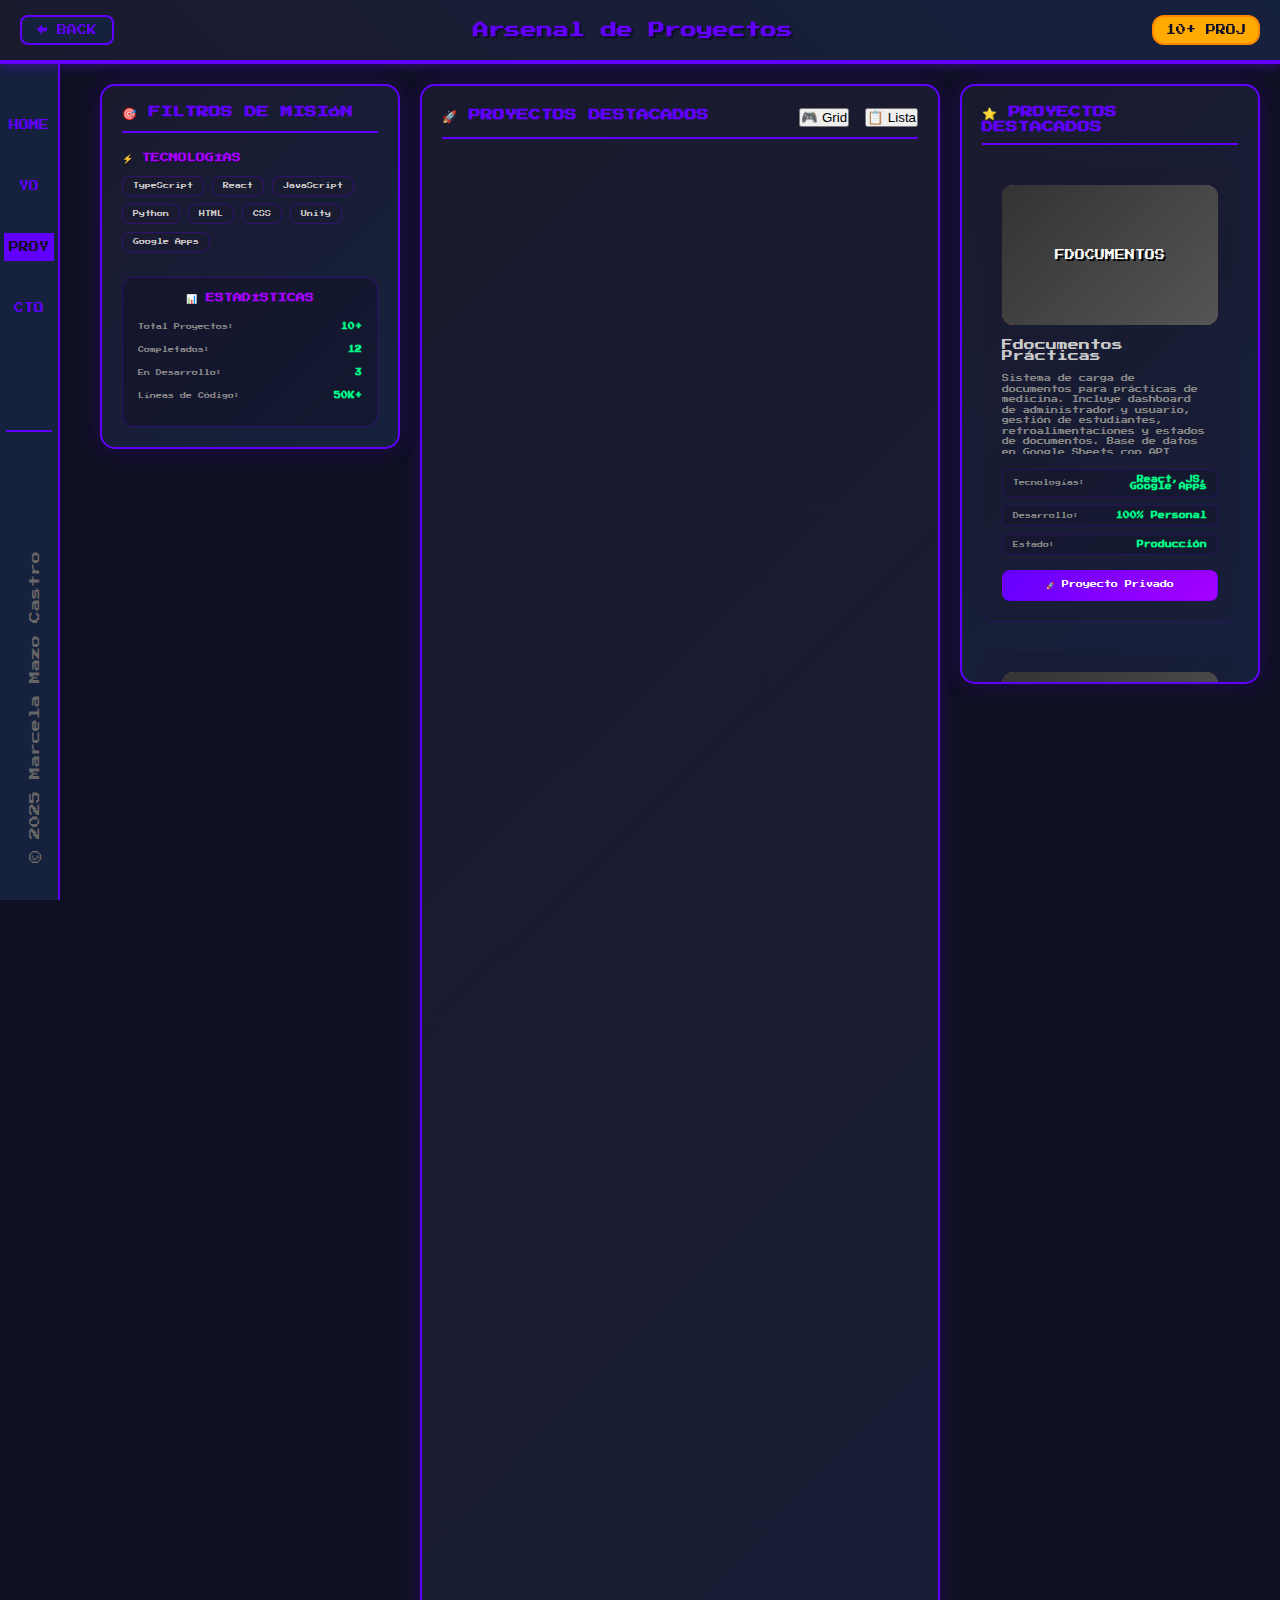
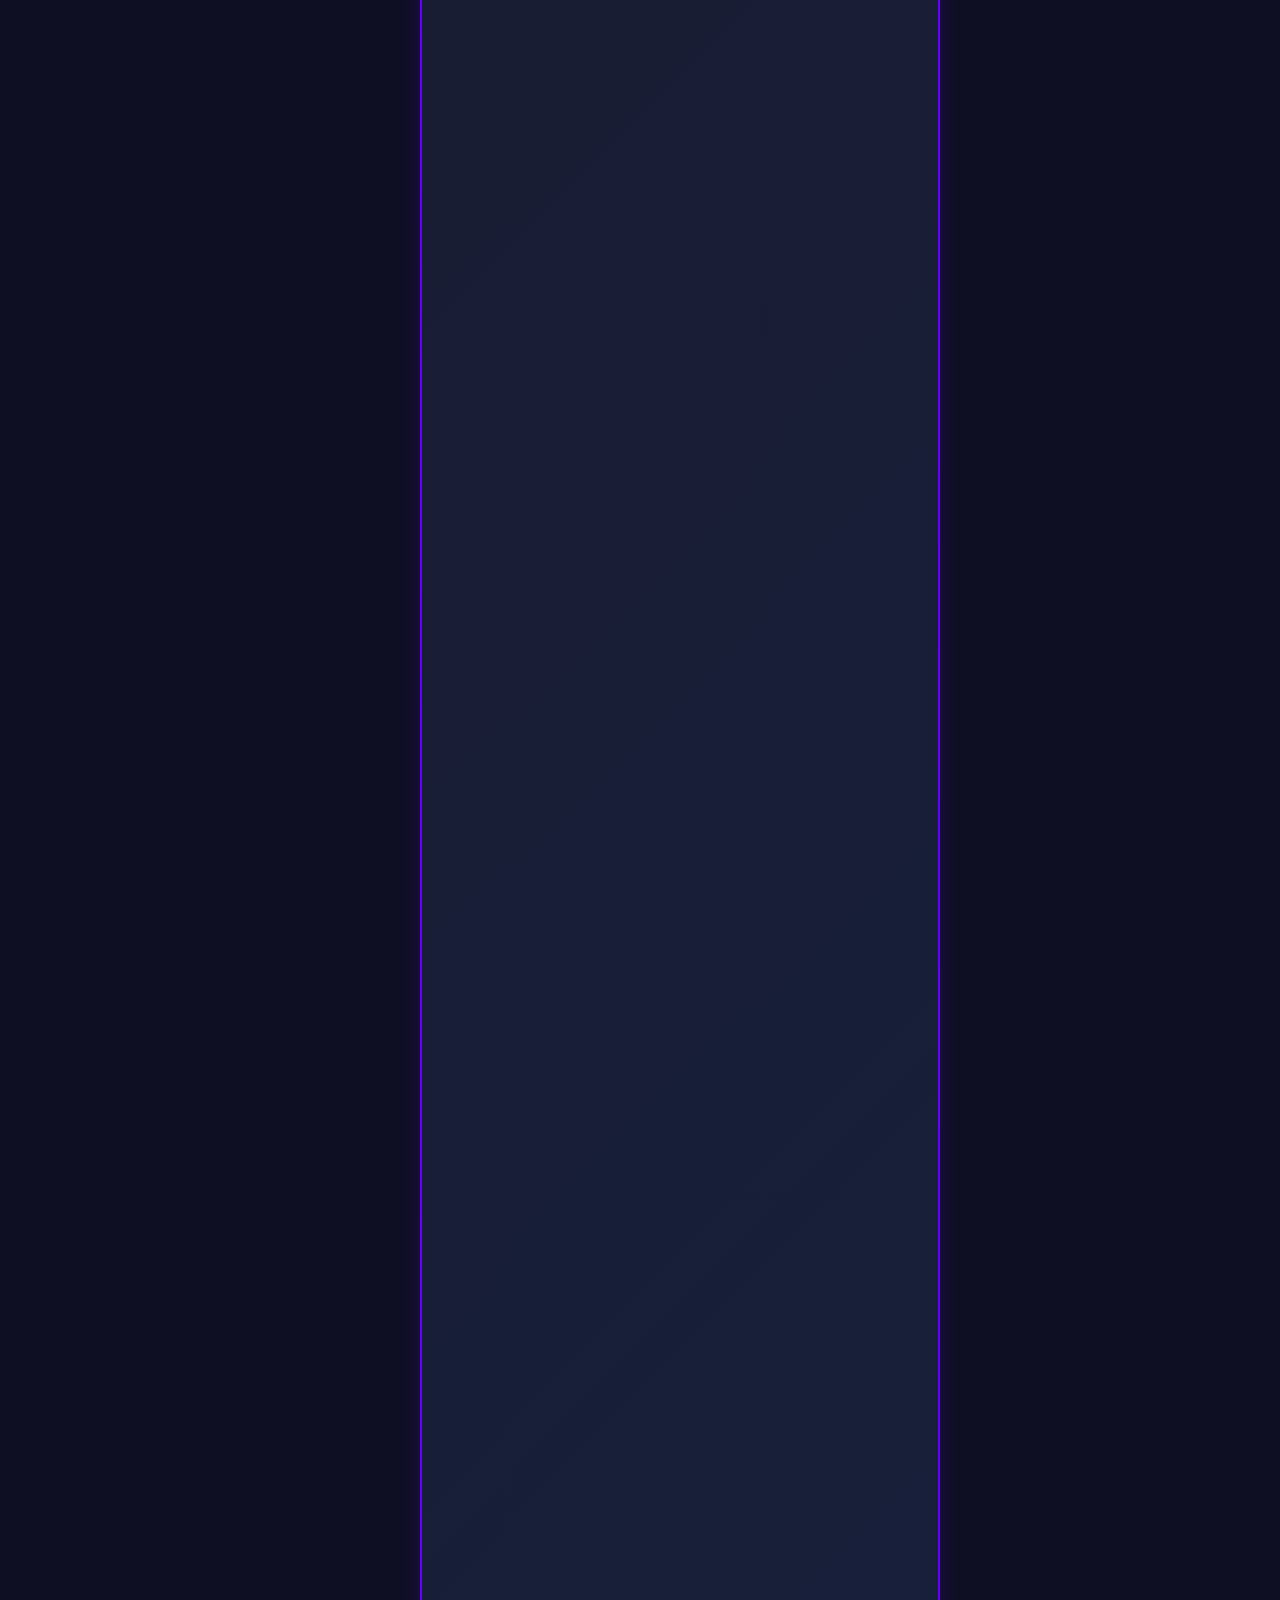
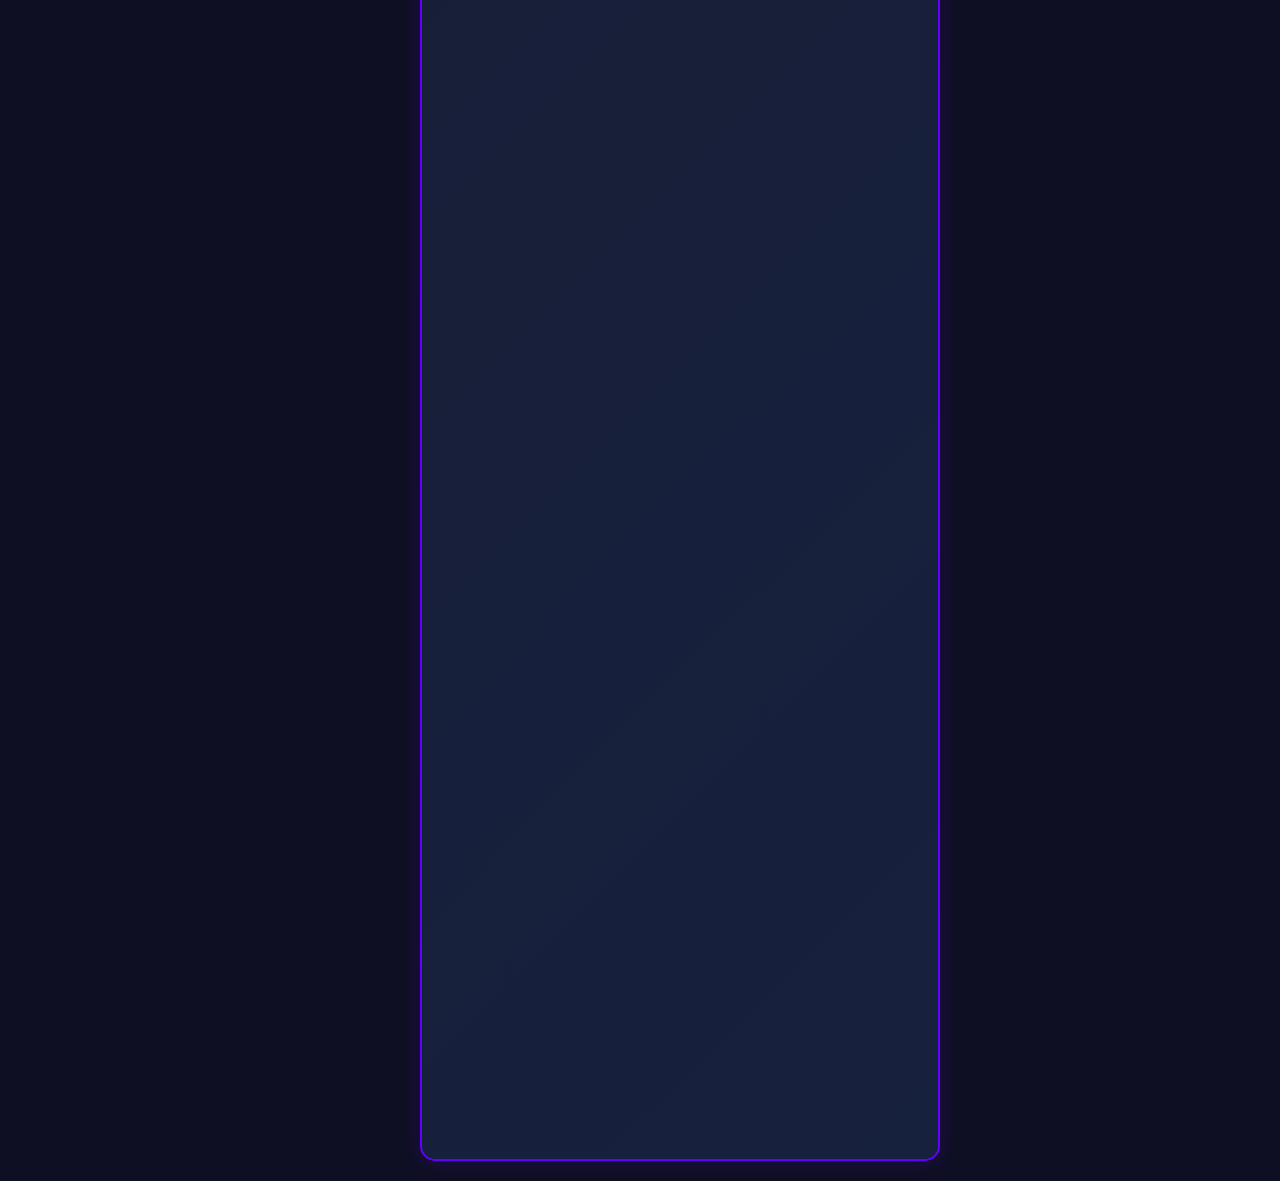
<file: pages/proyects/proyectos.html>
<!DOCTYPE html>
<html lang="es">
<head>
  <meta charset="UTF-8">
  <meta name="viewport" content="width=device-width, initial-scale=1.0">
  <title>Portafolio - Proyectos</title>
  <link href="styles.css" rel="stylesheet" />
  <link rel="preconnect" href="https://fonts.googleapis.com">
  <link rel="preconnect" href="https://fonts.gstatic.com" crossorigin>
  <link href="https://fonts.googleapis.com/css2?family=Press+Start+2P&display=swap" rel="stylesheet">
</head>
<body>
  <header class="game-header">
    <div class="header-controls">
      <button class="back-btn" onclick="window.location.href='../home/indexEs.html'">← BACK</button>
      <h1 class="page-title">Arsenal de Proyectos</h1>
      <div class="level-indicator">10+ PROJ</div>
    </div>
  </header>

  <main class="game-panel with-nav-left">
    
    <!-- Panel izquierdo - Filtros y estadísticas -->
    <section class="filters-panel">
      <div class="panel-header">
        <h3>🎯 FILTROS DE MISIÓN</h3>
      </div>
      
      <div class="filters-container">
        <div class="filter-group">
          <h4>⚡ TECNOLOGÍAS</h4>
          <div class="tech-filters">
            <span class="tech-tag" data-tech="typescript">TypeScript</span>
            <span class="tech-tag" data-tech="react">React</span>
            <span class="tech-tag" data-tech="javascript">JavaScript</span>
            <span class="tech-tag" data-tech="python">Python</span>
            <span class="tech-tag" data-tech="html">HTML</span>
            <span class="tech-tag" data-tech="css">CSS</span>
            <span class="tech-tag" data-tech="unity">Unity</span>
            <span class="tech-tag" data-tech="googleapps">Google Apps</span>
          </div>
        </div>

        <div class="stats-summary">
          <h4>📊 ESTADÍSTICAS</h4>
          <div class="stat-item">
            <span class="stat-label">Total Proyectos:</span>
            <span class="stat-value">10+</span>
          </div>
          <div class="stat-item">
            <span class="stat-label">Completados:</span>
            <span class="stat-value">12</span>
          </div>
          <div class="stat-item">
            <span class="stat-label">En Desarrollo:</span>
            <span class="stat-value">3</span>
          </div>
          <div class="stat-item">
            <span class="stat-label">Líneas de Código:</span>
            <span class="stat-value">50K+</span>
          </div>
        </div>
      </div>
    </section>

    <!-- Panel central - Grid de proyectos -->
    <section class="projects-panel">
      <div class="panel-header">
        <h3>🚀 PROYECTOS DESTACADOS</h3>
        <div class="view-toggle">
          <button class="view-btn active" data-view="grid">🎮 Grid</button>
          <button class="view-btn" data-view="list">📋 Lista</button>
        </div>
      </div>
      
      <div class="projects-container">
        <div class="projects-grid" id="projectsGrid">
          
          <!-- Proyecto 1 -->
          <div class="project-card" data-category="web" data-tech="typescript css">
            <div class="project-image">
              <img src="../../assets/images/cafecito.png" alt="Cafecito" class="project-image">
              <div class="placeholder-image">Cafecito</div>
              <div class="project-status completed">COMPLETADO</div>
              <div class="project-overlay">
                <div class="project-actions">
                  <a href="https://cafecito-five.vercel.app" class="action-btn primary">👁️ Ver Demo</a>
                  <a href="https://github.com/marcela981/Cafecito" class="action-btn secondary">💻 Código</a>
                </div>
              </div>
            </div>
            <div class="project-content">
              <h5 class="project-title">Cafecito E-commerce</h5>
              <p class="project-description">E-commerce para venta de café en grano. Incluye sección principal tipo hero, catálogo de productos, carrito de compras con checkout y dashboard para administradores. Desarrollado en TypeScript, 100% frontend, sin backend.</p>
              <div class="project-tech">
                <span class="tech-badge typescript">TypeScript</span>
                <span class="tech-badge css">CSS</span>
              </div>
              <div class="project-meta">
                <span class="project-year">2025</span>
                <span class="project-duration">1 mes</span>
              </div>
            </div>
          </div>

          <!-- Proyecto 2 -->
          <div class="project-card" data-category="web" data-tech="react javascript">
            <div class="project-image">
              <img src="../../assets/images/VentyLab-Web.png" alt="VentyLab Web" class="project-image">
              <div class="placeholder-image">VentyLab Web</div>
              <div class="project-status completed">En Progreso</div>
              <div class="project-overlay">
                <div class="project-actions">
                  <a href="https://ventilab-web.vercel.app" class="action-btn primary">👁️ Ver Demo</a>
                  <a href="https://github.com/marcela981/ventilab-web" class="action-btn secondary">💻 Código</a>
                </div>
              </div>
            </div>
            <div class="project-content">
              <h5 class="project-title">VentyLab Web</h5>
              <p class="project-description">Simulador de monitor de ventilador respiratorio con simulación de pacientes, monitoreo, gráficas y conexión. Los parámetros funcionan con cálculos reales. Desarrollado con React y JavaScript.</p>
              <div class="project-tech">
                <span class="tech-badge react">React</span>
                <span class="tech-badge javascript">JavaScript</span>
              </div>
              <div class="project-meta">
                <span class="project-year">2025</span>
                <span class="project-duration">1 mes</span>
              </div>
            </div>
          </div>

          <!-- Proyecto 3 -->
          <div class="project-card" data-category="web" data-tech="react javascript googleapps">
            <div class="project-image">
              <img src="../../assets/images/EquivalenciasUnivalle.png" alt="Equivalencias Univalle" class="project-image">
              <div class="placeholder-image">equivalencias univalle</div>
              <div class="project-status completed">COMPLETADO</div>
              <div class="project-overlay">
                <div class="project-actions">
                  <a href="https://equivalencias-univalle.vercel.app" class="action-btn primary">👁️ Ver Demo</a>
                  <a href="https://github.com/marcela981/equivalencias-univalle" class="action-btn secondary">💻 Código</a>
                </div>
              </div>
            </div>
            <div class="project-content">
              <h5 class="project-title">Equivalencias Univalle</h5>
              <p class="project-description">Demo de Google Apps que simula un formulario de solicitud de equivalencias de materias. El formulario se guarda en Google Sheets, permite descargar un PDF y envía la solicitud y el PDF por correo. Hecho con React, JavaScript y Google Apps Script.</p>
              <div class="project-tech">
                <span class="tech-badge react">React</span>
                <span class="tech-badge javascript">JavaScript</span>
                <span class="tech-badge googleapps">Google Apps Script</span>
              </div>
              <div class="project-meta">
                <span class="project-year">2025</span>
                <span class="project-duration">2 semanas</span>
              </div>
            </div>
          </div>

          <!-- Proyecto 4 -->
          <div class="project-card" data-category="game" data-tech="unity csharp">
            <div class="project-image">
              <img src="../../assets/images/GhostHunters.png" alt="Ghost Hunters" class="project-image">
              <div class="placeholder-image">Ghost Hunters</div>
              <div class="project-status progress">COMPLETADO</div>
              <div class="project-overlay">
                <div class="project-actions">
                  <a href="#" class="action-btn primary">🎮 Descargar</a>
                  <a href="https://github.com/marcela981/Videogame-v81?tab=readme-ov-file#ghost-hunters" class="action-btn secondary">💻 Código</a>
                </div>
              </div>
            </div>
            <div class="project-content">
              <h5 class="project-title">Ghost Hunters</h5>
              <p class="project-description">Videojuego de disparos creado en Unity. Ambientación, diseño y niveles realizados en equipo. Consta de 3 niveles y 3 mapas diferentes. Los assets son libres. No tiene demo web, pero se puede descargar.</p>
              <div class="project-tech">
                <span class="tech-badge unity">Unity</span>
                <span class="tech-badge csharp">C#</span>
              </div>
              <div class="project-meta">
                <span class="project-year">2025</span>
                <span class="project-duration">6 meses</span>
              </div>
            </div>
          </div>

          <!-- Proyecto 5 -->
          <div class="project-card" data-category="web" data-tech="react javascript">
            <div class="project-image">
              <img src="../../assets/images/Portafolio.png" alt="Portafolio 3D" class="project-image">
              <div class="placeholder-image">Portafolio 3D</div>
              <div class="project-status progress">EN DESARROLLO</div>
              <div class="project-overlay">
                <div class="project-actions">
                  <a href="https://portafolio-2d.vercel.app" class="action-btn primary">📱 Ver App</a>
                  <a href="https://github.com/marcela981/Portafolio-2D#" class="action-btn secondary">💻 Código</a>
                </div>
              </div>
            </div>
            <div class="project-content">
              <h5 class="project-title">Portafolio 3D</h5>
              <p class="project-description">Portafolio personal en desarrollo, pensado para incluir elementos en Three.js. Desarrollado con React y JavaScript.</p>
              <div class="project-tech">
                <span class="tech-badge react">React</span>
                <span class="tech-badge javascript">JavaScript</span>
              </div>
              <div class="project-meta">
                <span class="project-year">2024</span>
                <span class="project-duration">En desarrollo</span>
              </div>
            </div>
          </div>

          <!-- Proyecto 6 -->
          <div class="project-card" data-category="web" data-tech="html css">
            <div class="project-image">
              <img src="../../assets/images/Policarpa.png" alt="Tributo" class="project-image">
              <div class="placeholder-image">Pagina tributo</div>
              <div class="project-status completed">COMPLETADO</div>
              <div class="project-overlay">
                <div class="project-actions">
                  <a href="https://tribute-page-six-steel.vercel.app" class="action-btn primary">🛒 Ver Tienda</a>
                  <a href="https://github.com/marcela981/Tribute-Page" class="action-btn secondary">💻 Código</a>
                </div>
              </div>
            </div>
            <div class="project-content">
              <h5 class="project-title">Tributo a Policarpa Salavarrieta</h5>
              <p class="project-description">Página tributo simple dedicada a Policarpa Salavarrieta. Hecha con HTML y CSS, incluye cards y algunos elementos novedosos.</p>
              <div class="project-tech">
                <span class="tech-badge html">HTML</span>
                <span class="tech-badge css">CSS</span>
              </div>
              <div class="project-meta">
                <span class="project-year">2025</span>
                <span class="project-duration">1 semana</span>
              </div>
            </div>
          </div>

          <!-- Proyecto 7 -->
          <div class="project-card" data-category="web" data-tech="html css">
            <div class="project-image">
              <img src="../../assets/images/SimpleForm.png" alt="Formulario de Registro Musical" class="project-image">
              <div class="placeholder-image">Fomulario simple</div>
              <div class="project-status completed">COMPLETADO</div>
              <div class="project-overlay">
                <div class="project-actions">
                  <a href="https://simple-form-tawny.vercel.app" class="action-btn primary">🛒 Ver Tienda</a>
                  <a href="https://github.com/marcela981/SimpleForm" class="action-btn secondary">💻 Código</a>
                </div>
              </div>
            </div>
            <div class="project-content">
              <h5 class="project-title">Formulario de Registro Musical</h5>
              <p class="project-description">Formulario simple que simula el registro de una aplicación de música tipo Spotify. Hecho con HTML y CSS, incluye efectos visuales como box-shadow para mayor atractivo.</p>
              <div class="project-tech">
                <span class="tech-badge html">HTML</span>
                <span class="tech-badge css">CSS</span>
              </div>
              <div class="project-meta">
                <span class="project-year">2025</span>
                <span class="project-duration">1 semana</span>
              </div>
            </div>
          </div>

          <!-- Proyecto 8 -->
          <div class="project-card" data-category="web" data-tech="html">
            <div class="project-image">
              <img src="../../assets/images/VikingBar.png" alt="Menú Bar Vikingo" class="project-image">
              <div class="placeholder-image">Menú bar vikingo</div>
              <div class="project-status completed">COMPLETADO</div>
              <div class="project-overlay">
                <div class="project-actions">
                  <a href="https://restaurant-menu-viking.vercel.app" class="action-btn primary">🛒 Ver Tienda</a>
                  <a href="https://github.com/marcela981/restaurant_menu-viking" class="action-btn secondary">💻 Código</a>
                </div>
              </div>
            </div>
            <div class="project-content">
              <h5 class="project-title">Menú Bar Vikingo</h5>
              <p class="project-description">Menú sencillo de cervecería con 4 cervezas, estilos en pixel art y enlaces para cambiar de idioma. Hecho 100% en HTML, con estilos embebidos y enlaces a versión en inglés.</p>
              <div class="project-tech">
                <span class="tech-badge html">HTML</span>
              </div>
              <div class="project-meta">
                <span class="project-year">2025</span>
                <span class="project-duration">1 semana</span>
              </div>
            </div>
          </div>

          <!-- Proyecto 9 -->
          <div class="project-card" data-category="python" data-tech="python">
            <div class="project-image">
              <img src="../../assets/images/Agente de reflejo simple.png" alt="Agente de Reflejo Simple" class="project-image">
              <div class="placeholder-image">Agente de reflejo simple</div>
              <div class="project-status completed">COMPLETADO</div>
              <div class="project-overlay">
                <div class="project-actions">
                  <a href="https://github.com/marcela981/Agente_Reflejo_Simple" class="action-btn secondary">💻 Código</a>
                </div>
              </div>
            </div>
            <div class="project-content">
              <h5 class="project-title">Agente de Reflejo Simple</h5>
              <p class="project-description">Simulación en Python de un ratón virtual que navega por un entorno en busca de queso, tomando decisiones predefinidas según sus percepciones. Todo por consola, selección de mapa y decisiones desde terminal.</p>
              <div class="project-tech">
                <span class="tech-badge python">Python</span>
              </div>
              <div class="project-meta">
                <span class="project-year">2025</span>
                <span class="project-duration">1 semana</span>
              </div>
            </div>
          </div>

          <!-- Proyecto 10 -->
          <div class="project-card" data-category="game" data-tech="react javascript">
            <div class="project-image">
              <img src="../../assets/images/Twigtrail.png" alt="Twigtrail" class="project-image">
              <div class="placeholder-image">Twigtrail</div>
              <div class="project-status completed">INCOMPLETO</div>
              <div class="project-overlay">
                <div class="project-actions">
                  <a href="https://twigtrail.vercel.app" class="action-btn primary">🛒 Ver Tienda</a>
                  <a href="https://github.com/marcela981/Twigtrail" class="action-btn secondary">💻 Código</a>
                </div>
              </div>
            </div>
            <div class="project-content">
              <h5 class="project-title">Twigtrail</h5>
              <p class="project-description">Juego web no finalizado, realizado en React y Three.js. Permitía jugar tanto con teclado como con mandos de PS/Xbox u otros. El desarrollo no se completó, pero destaca la integración de controles físicos.</p>
              <div class="project-tech">
                <span class="tech-badge react">React</span>
                <span class="tech-badge javascript">Three.js</span>
              </div>
              <div class="project-meta">
                <span class="project-year">2025</span>
                <span class="project-duration">6 meses</span>
              </div>
            </div>
          </div>

        </div>
      </div>
    </section>

    <!-- Panel derecho - Proyecto destacado y herramientas -->
    <section class="featured-panel">
      <div class="panel-header">
        <h3>⭐ PROYECTOS DESTACADOS</h3>
      </div>
      
      <!-- Proyecto destacado 1 -->
      <div class="featured-project">
        <div class="featured-image">
          <img src="../../assets/images/FSALUD.png" alt="Fdocumentos" class="project-image">
          <div class="featured-placeholder">FDOCUMENTOS</div>
        </div>
        <div class="featured-content">
          <h4>Fdocumentos Prácticas</h4>
          <p>Sistema de carga de documentos para prácticas de medicina. Incluye dashboard de administrador y usuario, gestión de estudiantes, retroalimentaciones y estados de documentos. Base de datos en Google Sheets con API integrada.</p>
          <div class="featured-stats">
            <div class="feat-stat">
              <span class="feat-label">Tecnologías:</span>
              <span class="feat-value">React, JS, Google Apps</span>
            </div>
            <div class="feat-stat">
              <span class="feat-label">Desarrollo:</span>
              <span class="feat-value">100% Personal</span>
            </div>
            <div class="feat-stat">
              <span class="feat-label">Estado:</span>
              <span class="feat-value">Producción</span>
            </div>
          </div>
          <a href="#" class="featured-btn">🚀 Proyecto Privado</a>
        </div>
      </div>

      <!-- Proyecto destacado 2 -->
      <div class="featured-project">
        <div class="featured-image">
          <img src="../../assets/images/SIAC.png" alt="SIAC" class="project-image">
          <div class="featured-placeholder">GESTIÓN</div>
        </div>
        <div class="featured-content">
          <h4>SIAC</h4>
          <p>Sistema de gestión de procesos de programas de alta calidad para la universidad. Incluye dashboard de administrador y usuario, gestión de estudiantes, retroalimentaciones y estados de documentos. Base de datos en Google Sheets con API integrada.</p>
          <div class="featured-stats">
            <div class="feat-stat">
              <span class="feat-label">Tecnologías:</span>
              <span class="feat-value">React, JS, Google Apps</span>
            </div>
            <div class="feat-stat">
              <span class="feat-label">Desarrollo:</span>
              <span class="feat-value">100% Personal</span>
            </div>
            <div class="feat-stat">
              <span class="feat-label">Estado:</span>
              <span class="feat-value">Producción</span>
            </div>
          </div>
          <a href="#" class="featured-btn">🚀 Proyecto Privado</a>
        </div>
      </div>

      <!-- Herramientas de desarrollo -->
      <div class="tools-section">
        <h4>🛠️ HERRAMIENTAS</h4>
        <div class="tools-grid">
          <div class="tool-item">
            <div class="tool-icon">💻</div>
            <span>VS Code</span>
          </div>
          <div class="tool-item">
            <div class="tool-icon">🐙</div>
            <span>Git</span>
          </div>
          <div class="tool-item">
            <div class="tool-icon">🐳</div>
            <span>Docker</span>
          </div>
          <div class="tool-item">
            <div class="tool-icon">🎨</div>
            <span>Figma</span>
          </div>
        </div>
      </div>

      <!-- Próximos proyectos -->
      <div class="upcoming-section">
        <h4>🔮 PRÓXIMOS PROYECTOS</h4>
        <div class="upcoming-list">
          <div class="upcoming-item">
            <div class="upcoming-status">📅</div>
            <div class="upcoming-info">
              <br><br>
              <h6>Aplicativo de gestión de productos con función de voz e IA</h6>
              <br>
              <span>Q3 2025</span>
              <br><br>
            </div>
          </div>
          <div class="upcoming-item">
            <div class="upcoming-status">🎯</div>
            <div class="upcoming-info">
              <h6>Travel planner con IA</h6>
              <br>
              <span>Q4 2025</span>
              <br><br>
            </div>
          </div>
          <div class="upcoming-item">
            <div class="upcoming-status">🚀</div>
            <div class="upcoming-info">
              <h6>Mapa interactivo con IA</h6>
              <br>
              <span>Q1 2026</span>
            </div>
          </div>
        </div>
      </div>
    </section>
  </main>

  <!-- Navegación izquierda -->
  <div class="nav-left">
    <!-- Language switcher at top -->
    <div class="nav-left-item language-switcher">
      <a href="../proyects/projects.html" class="lang-link">EN</a>
    </div>
    <div class="nav-left-item">
      <li><a href="../home/indexEs.html">HOME</a></li>
    </div>
    <div class="nav-left-item">
      <li><a href="../about/sobre_mi.html">YO</a></li>
    </div>
    <div class="nav-left-item">
      <li><a href="#" class="active">PROY</a></li>
    </div>
    <div class="nav-left-item">
      <li><a href="../contact/contacto.html">CTO</a></li>
    </div>
    <div class="nav-line"></div>
    <div class="nav-left-item nav-copyrigth">
      <div class="copyrigth">
        <p>© 2025 Marcela Mazo Castro</p>
      </div>
    </div>
  </div>

  <script>
    // Filtrado de proyectos solo por tecnología
    const projectCards = document.querySelectorAll('.project-card');
    const techTags = document.querySelectorAll('.tech-tag');

    // Filtrado por tecnología
    techTags.forEach(tag => {
      tag.addEventListener('click', () => {
        tag.classList.toggle('active');
        
        const activeTechs = Array.from(document.querySelectorAll('.tech-tag.active'))
          .map(t => t.dataset.tech);

        projectCards.forEach(card => {
          const cardTechs = card.dataset.tech.split(' ');
          const hasActiveTech = activeTechs.length === 0 || 
            activeTechs.some(tech => cardTechs.includes(tech));
          
          card.style.display = hasActiveTech ? 'block' : 'none';
          
          if (hasActiveTech) {
            card.style.animation = 'fadeInUp 0.5s ease-out';
          }
        });
      });
    });

    // Toggle de vista
    const viewBtns = document.querySelectorAll('.view-btn');
    const projectsGrid = document.getElementById('projectsGrid');

    viewBtns.forEach(btn => {
      btn.addEventListener('click', () => {
        viewBtns.forEach(b => b.classList.remove('active'));
        btn.classList.add('active');

        const view = btn.dataset.view;
        
        if (view === 'list') {
          projectsGrid.classList.add('list-view');
        } else {
          projectsGrid.classList.remove('list-view');
        }
      });
    });

    // Animaciones de hover para project cards
    document.querySelectorAll('.project-card').forEach(card => {
      card.addEventListener('mouseenter', () => {
        card.style.transform = 'translateY(-8px) scale(1.02)';
      });
      
      card.addEventListener('mouseleave', () => {
        card.style.transform = 'translateY(0) scale(1)';
      });
    });
  </script>
</body>
</html>
</file>
<file: pages/contact/styles.css>
/* Importar fuente pixelada */
@import url('https://fonts.googleapis.com/css2?family=Press+Start+2P&display=swap');

/* Reset básico */
* {
    margin: 0;
    padding: 0;
    box-sizing: border-box;
}

body {
    font-family: 'Press Start 2P', monospace;
    background-color: #0f0f23;
    color: #6200ff;
    image-rendering: pixelated;
    image-rendering: -moz-crisp-edges;
    image-rendering: crisp-edges;
    min-height: 100vh;
    overflow-x: hidden;
}

/* Header estilo videojuego */
.game-header {
    background: linear-gradient(45deg, #1a1a2e, #16213e);
    border-bottom: 4px solid #6200ff;
    padding: 15px 20px;
    position: sticky;
    top: 0;
    z-index: 100;
    box-shadow: 0 4px 8px rgba(98, 0, 255, 0.3);
}

.header-controls {
    display: flex;
    justify-content: space-between;
    align-items: center;
    max-width: 1400px;
    margin: 0 auto;
}

.back-btn {
    background: #16213e;
    color: #6200ff;
    border: 2px solid #6200ff;
    padding: 8px 15px;
    font-family: 'Press Start 2P', monospace;
    font-size: 10px;
    cursor: pointer;
    transition: all 0.3s ease;
    border-radius: 8px;
}

.back-btn:hover {
    background: #6200ff;
    color: #0f0f23;
    transform: scale(1.05);
    box-shadow: 0 0 10px rgba(98, 0, 255, 0.5);
}

.page-title {
    font-size: 16px;
    color: #6200ff;
    text-shadow: 2px 2px 0px #0f0f23;
}

.level-indicator {
    background: #00ff88;
    color: #0f0f23;
    padding: 8px 12px;
    border: 2px solid #00aa55;
    border-radius: 12px;
    font-size: 10px;
    animation: onlinePulse 2s infinite;
}

@keyframes onlinePulse {
    0%, 100% { box-shadow: 0 0 5px #00ff88; }
    50% { box-shadow: 0 0 15px #00aa55, 0 0 25px #00ff88; }
}

/* Panel principal de juego */
.game-panel {
    display: grid;
    grid-template-columns: 350px 1fr 350px;
    gap: 20px;
    padding: 20px;
    max-width: 1400px;
    margin: 0 auto;
    min-height: calc(100vh - 140px);
}

/* Ajuste para navegación izquierda */
.game-panel.with-nav-left {
    margin-left: 80px;
}

/* Panel de información de contacto */
.contact-info {
    background: linear-gradient(135deg, #1a1a2e, #16213e);
    border: 2px solid #6200ff;
    border-radius: 15px;
    padding: 20px;
    position: relative;
    box-shadow: 0 0 20px rgba(98, 0, 255, 0.2);
}

.contact-card {
    height: 100%;
}

.avatar-container {
    margin-bottom: 20px;
}

.avatar-frame {
    position: relative;
    width: 120px;
    height: 120px;
    margin: 0 auto 15px;
    border: 3px solid #6200ff;
    border-radius: 50%;
    background: #0f0f23;
    overflow: hidden;
    box-shadow: 0 0 15px rgba(98, 0, 255, 0.4);
}

.character-avatar {
    width: 100%;
    height: 100%;
    object-fit: cover;
    border-radius: 50%;
}

.avatar-border {
    position: absolute;
    top: -5px;
    left: -5px;
    right: -5px;
    bottom: -5px;
    border: 2px solid #00ff88;
    border-radius: 50%;
    animation: avatarGlow 3s infinite;
}

@keyframes avatarGlow {
    0%, 100% { 
        opacity: 0.5;
        box-shadow: 0 0 10px #00ff88;
    }
    50% { 
        opacity: 1;
        box-shadow: 0 0 25px #00ff88, 0 0 35px #6200ff;
    }
}

/* Status online */
.online-status {
    display: flex;
    align-items: center;
    justify-content: center;
    gap: 8px;
    margin-bottom: 20px;
    padding: 8px;
    background: rgba(0, 255, 136, 0.1);
    border: 1px solid #00ff88;
    border-radius: 8px;
}

.status-dot {
    width: 8px;
    height: 8px;
    background: #00ff88;
    border-radius: 50%;
    animation: statusPulse 1s infinite;
    box-shadow: 0 0 10px #00ff88;
}

@keyframes statusPulse {
    0%, 100% { transform: scale(1); opacity: 1; }
    50% { transform: scale(1.3); opacity: 0.7; }
}

.online-status span {
    font-size: 8px;
    color: #00ff88;
    font-family: 'Press Start 2P', monospace;
}

/* Detalles de contacto */
.contact-name {
    font-size: 12px;
    color: #6200ff;
    margin-bottom: 10px;
    text-align: center;
    text-shadow: 2px 2px 0px #0f0f23;
}

.contact-role {
    font-size: 10px;
    color: #a600ff;
    text-align: center;
    margin-bottom: 5px;
}

.contact-location {
    font-size: 8px;
    color: #cccccc;
    text-align: center;
    margin-bottom: 20px;
}

.contact-methods {
    display: flex;
    flex-direction: column;
    gap: 12px;
}

.contact-item {
    display: flex;
    align-items: center;
    gap: 10px;
    background: linear-gradient(135deg, #16213e, #1a1a2e);
    border: 1px solid #6200ff;
    border-radius: 10px;
    padding: 12px;
    padding-bottom: 16px;
    transition: all 0.3s ease;
}

.contact-item:hover {
    transform: translateX(5px);
    border-color: #a600ff;
    box-shadow: 0 4px 15px rgba(98, 0, 255, 0.3);
}

.contact-icon {
    font-size: 16px;
    width: 24px;
    text-align: center;
}

.contact-data {
    flex: 1;
    display: flex;
    flex-direction: column;
    gap: 4px;
}

.contact-label {
    font-size: 7px;
    color: #888;
}

.contact-value {
    font-size: 9px;
    color: #cccccc;
    word-break: break-all;
}

/* Panel de métodos de contacto */
.contact-methods-panel {
    background: linear-gradient(135deg, #1a1a2e, #16213e);
    border: 2px solid #6200ff;
    border-radius: 15px;
    padding: 20px;
    overflow-y: auto;
    box-shadow: 0 0 20px rgba(98, 0, 255, 0.2);
}

.panel-header {
    display: flex;
    justify-content: space-between;
    align-items: center;
    margin-bottom: 20px;
    padding-bottom: 10px;
    border-bottom: 2px solid #6200ff;
}

.panel-header h3 {
    font-size: 12px;
    color: #6200ff;
}

.form-status {
    font-size: 8px;
    color: #00ff88;
    background: rgba(0, 255, 136, 0.1);
    padding: 6px 10px;
    border: 1px solid #00ff88;
    border-radius: 10px;
}

/* Contenedor de opciones de contacto */
.contact-options-container {
    display: flex;
    flex-direction: column;
    gap: 20px;
}

.contact-option {
    display: flex;
    align-items: center;
    gap: 15px;
    background: rgba(26, 26, 46, 0.6);
    backdrop-filter: blur(10px);
    border: 1px solid rgba(98, 0, 255, 0.3);
    border-radius: 16px;
    padding: 20px;
    transition: all 0.3s ease;
    position: relative;
    overflow: hidden;
}

.contact-option::before {
    content: '';
    position: absolute;
    top: 0;
    left: 0;
    right: 0;
    height: 3px;
    background: linear-gradient(90deg, #6200ff, #a600ff);
    transform: scaleX(0);
    transition: transform 0.3s ease;
}

.contact-option:hover::before {
    transform: scaleX(1);
}

.contact-option:hover {
    transform: translateY(-3px);
    border-color: rgba(98, 0, 255, 0.6);
    box-shadow: 0 10px 30px rgba(98, 0, 255, 0.2);
}

.option-icon {
    font-size: 32px;
    width: 50px;
    text-align: center;
    filter: drop-shadow(0 2px 4px rgba(98, 0, 255, 0.3));
    flex-shrink: 0;
}

.option-content {
    flex: 1;
    display: flex;
    flex-direction: column;
    gap: 8px;
}

.option-content h4 {
    font-size: 11px;
    color: #cccccc;
    margin: 0;
    font-family: 'Press Start 2P', monospace;
    font-weight: normal;
}

.option-content p {
    font-size: 8px;
    color: #888;
    margin: 0;
    font-family: 'Press Start 2P', monospace;
    line-height: 1.4;
}

.option-button {
    display: inline-flex;
    align-items: center;
    gap: 8px;
    padding: 10px 15px;
    border-radius: 8px;
    text-decoration: none;
    font-family: 'Press Start 2P', monospace;
    font-size: 8px;
    transition: all 0.3s ease;
    border: 2px solid;
    cursor: pointer;
    align-self: flex-start;
}

.option-button.primary {
    background: linear-gradient(135deg, #6200ff, #a600ff);
    border-color: #6200ff;
    color: #fff;
}

.option-button.primary:hover {
    background: linear-gradient(135deg, #a600ff, #cc44ff);
    transform: translateY(-2px);
    box-shadow: 0 6px 20px rgba(98, 0, 255, 0.4);
}

.option-button.secondary {
    background: transparent;
    border-color: #6200ff;
    color: #6200ff;
}

.option-button.secondary:hover {
    background: #6200ff;
    color: #0f0f23;
    transform: translateY(-2px);
    box-shadow: 0 6px 20px rgba(98, 0, 255, 0.4);
}

.option-button.disabled {
    opacity: 0.7;
    cursor: default;
    pointer-events: none;
}

/* Tip de contacto */
.contact-tip {
    display: flex;
    align-items: flex-start;
    gap: 15px;
    background: rgba(0, 255, 136, 0.05);
    border: 1px solid rgba(0, 255, 136, 0.2);
    border-radius: 12px;
    padding: 15px;
    margin-top: 10px;
}

.tip-icon {
    font-size: 20px;
    flex-shrink: 0;
    filter: drop-shadow(0 2px 4px rgba(0, 255, 136, 0.3));
}

.tip-content h5 {
    font-size: 9px;
    color: #00ff88;
    margin: 0 0 8px 0;
    font-family: 'Press Start 2P', monospace;
    font-weight: normal;
}

.tip-content p {
    font-size: 7px;
    color: #cccccc;
    margin: 0;
    font-family: 'Press Start 2P', monospace;
    line-height: 1.5;
}

/* Hacer clickeables los contact-item */
.contact-item {
    cursor: pointer;
}

.contact-item:hover {
    transform: translateX(5px);
    border-color: #a600ff;
    box-shadow: 0 4px 15px rgba(98, 0, 255, 0.3);
}

/* Animaciones de entrada */
.contact-option {
    animation: slideInUp 0.6s ease-out forwards;
    opacity: 0;
}

.contact-option:nth-child(1) { animation-delay: 0.1s; }
.contact-option:nth-child(2) { animation-delay: 0.2s; }
.contact-option:nth-child(3) { animation-delay: 0.3s; }
.contact-option:nth-child(4) { animation-delay: 0.4s; }
.contact-option:nth-child(5) { animation-delay: 0.5s; }
.contact-option:nth-child(6) { animation-delay: 0.6s; }

@keyframes slideInUp {
    from {
        opacity: 0;
        transform: translateY(30px);
    }
    to {
        opacity: 1;
        transform: translateY(0);
    }
}

/* Panel social */
.social-panel {
    background: linear-gradient(135deg, #1a1a2e, #16213e);
    border: 2px solid #6200ff;
    border-radius: 15px;
    padding: 20px;
    display: flex;
    flex-direction: column;
    box-shadow: 0 0 20px rgba(98, 0, 255, 0.2);
    overflow-y: auto;
}

.social-container {
    flex: 1;
    margin-bottom: 20px;
}

.social-networks {
    display: flex;
    flex-direction: column;
    gap: 15px;
    margin-bottom: 25px;
}

.social-item {
    display: flex;
    align-items: center;
    gap: 12px;
    background: rgba(26, 26, 46, 0.6);
    border: 1px solid rgba(98, 0, 255, 0.3);
    border-radius: 12px;
    padding: 15px;
    transition: all 0.3s ease;
}

.social-item:hover {
    transform: translateY(-3px);
    border-color: rgba(98, 0, 255, 0.6);
    box-shadow: 0 8px 25px rgba(98, 0, 255, 0.2);
}

.social-icon {
    font-size: 20px;
    width: 30px;
    text-align: center;
    filter: drop-shadow(0 2px 4px rgba(98, 0, 255, 0.3));
}

.social-info {
    flex: 1;
}

.social-info h5 {
    font-size: 9px;
    color: #cccccc;
    margin-bottom: 4px;
    font-family: 'Press Start 2P', monospace;
    font-weight: normal;
}

.social-info p {
    font-size: 7px;
    color: #888;
    margin-bottom: 8px;
    font-family: 'Press Start 2P', monospace;
}

.social-link {
    font-size: 7px;
    color: #6200ff;
    text-decoration: none;
    border: 1px solid #6200ff;
    padding: 4px 8px;
    border-radius: 6px;
    transition: all 0.3s ease;
    font-family: 'Press Start 2P', monospace;
}

.social-link:hover {
    background: #6200ff;
    color: #0f0f23;
}

/* Panel de disponibilidad */
.availability-panel {
    background: rgba(15, 15, 35, 0.5);
    border: 1px solid rgba(98, 0, 255, 0.3);
    border-radius: 12px;
    padding: 15px;
    margin-bottom: 20px;
}

.availability-title {
    font-size: 9px;
    color: #a600ff;
    margin-bottom: 15px;
    text-align: center;
    font-family: 'Press Start 2P', monospace;
    font-weight: normal;
}

.availability-schedule {
    display: flex;
    flex-direction: column;
    gap: 10px;
}

.schedule-item {
    display: flex;
    flex-direction: column;
    gap: 4px;
    padding: 8px;
    background: rgba(22, 33, 62, 0.3);
    border-radius: 8px;
}

.day-status {
    display: flex;
    justify-content: space-between;
    align-items: center;
}

.day {
    font-size: 7px;
    color: #cccccc;
    font-family: 'Press Start 2P', monospace;
}

.status {
    font-size: 6px;
    font-family: 'Press Start 2P', monospace;
}

.status.online {
    color: #00ff88;
}

.status.busy {
    color: #ffaa00;
}

.status.off {
    color: #ff4444;
}

.time {
    font-size: 6px;
    color: #888;
    font-family: 'Press Start 2P', monospace;
}

/* Panel de ubicación */
.location-panel {
    background: rgba(15, 15, 35, 0.5);
    border: 1px solid rgba(98, 0, 255, 0.3);
    border-radius: 12px;
    padding: 15px;
}

.location-title {
    font-size: 9px;
    color: #a600ff;
    margin-bottom: 15px;
    text-align: center;
    font-family: 'Press Start 2P', monospace;
    font-weight: normal;
}

.location-info {
    display: flex;
    flex-direction: column;
    gap: 8px;
}

.location-item {
    display: flex;
    justify-content: space-between;
    align-items: center;
    padding: 6px;
    background: rgba(22, 33, 62, 0.3);
    border-radius: 6px;
}

.location-label {
    font-size: 7px;
    color: #888;
    font-family: 'Press Start 2P', monospace;
}

.location-value {
    font-size: 7px;
    color: #cccccc;
    font-family: 'Press Start 2P', monospace;
}

/* Navegación izquierda */
.nav-left {
    background-color: #16213e;
    border-right: 2px solid #6200ff;
    padding: 8px 4px;
    width: 60px;
    display: flex;
    flex-direction: column;
    position: fixed;
    left: 0;
    top: 0;
    height: 100vh;
    z-index: 15;
}

.nav-left-item {
    margin-bottom: 8px;
}

.nav-left-item li {
    list-style: none;
}

.nav-left-item a {
    color: #6200ff;
    text-decoration: none;
    font-size: 10px;
    padding: 8px 4px;
    margin-top: 25px;
    border: 1px solid transparent;
    display: block;
    transition: all 0.2s ease;
    text-align: center;
    writing-mode: horizontal-tb;
    font-family: 'Press Start 2P', monospace;
}

.nav-left-item a:hover {
    background-color: #6200ff;
    color: #0f0f23;
    border: 1px solid #6200ff;
}

.nav-left-item a.active {
    background-color: #6200ff;
    color: #0f0f23;
    border: 1px solid #6200ff;
}

.nav-line {
    height: 2px;
    background-color: #6200ff;
    margin: 100px 2px;
}

.nav-copyrigth {
    margin-top: auto;
}

.copyrigth p {
    font-size: 12px;
    color: #666;
    line-height: 1.2;
    transform: rotate(270deg);
    transform-origin: center;
    white-space: nowrap;
    width: 100px;
    text-align: center;
    position: absolute;
    bottom: 80px;
    left: -15px;
}

/* Responsive */
@media (max-width: 1200px) {
    .game-panel {
        grid-template-columns: 1fr;
        gap: 15px;
    }
    
    .game-panel.with-nav-left {
        margin-left: 80px;
    }
    
    .contact-option {
        flex-direction: column;
        text-align: center;
        gap: 10px;
    }
    
    .option-icon {
        font-size: 28px;
    }
}

@media (max-width: 768px) {
    .game-panel.with-nav-left {
        margin-left: 70px;
    }
    
    .nav-left {
        width: 50px;
        padding: 6px 2px;
    }
    
    .nav-left-item a {
        font-size: 8px;
        padding: 6px 2px;
        margin-top: 20px;
    }
    
    .nav-line {
        margin: 80px 2px;
    }
    
    .copyrigth p {
        font-size: 10px;
        bottom: 60px;
        left: -20px;
    }
    
    .page-title {
        font-size: 12px;
    }
    
    .contact-name {
        font-size: 10px;
    }
    
    .panel-header h3 {
        font-size: 10px;
    }
    
    .contact-option {
        padding: 15px;
        flex-direction: column;
        text-align: center;
        gap: 10px;
    }
    
    .option-icon {
        font-size: 24px;
        width: auto;
    }
    
    .option-content h4 {
        font-size: 9px;
    }
    
    .option-content p {
        font-size: 7px;
    }
    
    .option-button {
        font-size: 7px;
        padding: 8px 12px;
    }
    
    .contact-tip {
        flex-direction: column;
        text-align: center;
        gap: 10px;
    }
    
    .tip-content h5 {
        font-size: 8px;
    }
    
    .tip-content p {
        font-size: 6px;
    }
}

/* Language switcher styles */
.language-switcher {
    margin-bottom: 15px;
    margin-top: 10px;
}

.lang-link {
    display: block;
    padding: 4px;
    border: 1px solid transparent;
    transition: all 0.2s ease;
    text-align: center;
    color: #6200ff;
    text-decoration: none;
    font-size: 8px;
    font-family: 'Press Start 2P', monospace;
    font-weight: bold;
}

.lang-link:hover {
    background-color: #6200ff;
    color: #0f0f23;
    border: 1px solid #6200ff;
}
</file>
<file: pages/home/styles.css>
/* Importar fuente pixelada */
@import url('https://fonts.googleapis.com/css2?family=Press+Start+2P&display=swap');

/* Reset básico */
* {
    margin: 0;
    padding: 0;
    box-sizing: border-box;
}

body {
    height: 150vh;
    font-family: 'Press Start 2P', monospace;
    background-color: #0f0f23;
    color: #6200ff;
    image-rendering: pixelated;
    image-rendering: -moz-crisp-edges;
    image-rendering: crisp-edges;
}

header {
    position: relative;
    height: 100vh;
    overflow: hidden;
    border-bottom: 4px solid #6200ff;
}

header .image-container {
    background-image: url('../../assets/images/background.png');
    background-size: cover;
    background-position: center;
    background-repeat: no-repeat;
    height: 120%;
    width: 100%;
    position: absolute;
    top: 0;
    left: 0;
    z-index: 1;
    will-change: transform;
    filter: contrast(1.2) saturate(0.8) sepia(0.3);
    /* Efecto pixelado en la imagen */
    image-rendering: pixelated;
    image-rendering: -moz-crisp-edges;
    image-rendering: crisp-edges;
}

/* Overlay pixelado sobre la imagen */
header .image-container::after {
    content: '';
    position: absolute;
    top: 0;
    left: 0;
    width: 100%;
    height: 100%;
    background: 
        linear-gradient(45deg, 
            rgba(206, 235, 20, 0.14) 25%, 
            transparent 25%,
            transparent 75%,
            rgba(187, 255, 0, 0.14) 75%
        ),
        linear-gradient(-45deg, 
            rgba(0, 255, 4, 0.16) 25%, 
            transparent 25%,
            transparent 75%,
            rgba(89, 255, 0, 0.16) 75%
        );
    background-size: 4px 4px;
    z-index: 2;
}

header h1 {
    position: fixed;
    top: 100vh;
    left: 50%;
    transform: translateX(-50%);
    z-index: 10;
    color: #6200ff;
    font-size: 1.5rem;
    font-family: 'Press Start 2P', monospace;
    text-shadow: 
        2px 2px 0px #0f0f23,
        -1px -1px 0px #0f0f23,
        1px -1px 0px #0f0f23,
        -1px 1px 0px #0f0f23;
    transition: top 0.3s ease;
    opacity: 0;
    background-color: #0f0f23;
    padding: 10px 20px;
    border: 2px solid #6200ff;
    border-radius: 0;
    position: relative;
}

/* Efecto pixelado en el título */
header h1::before {
    content: '';
    position: absolute;
    top: -2px;
    left: -2px;
    right: -2px;
    bottom: -2px;
    background: #6200ff;
    z-index: -1;
    animation: glitch 2s infinite;
}

main {
    position: relative;
    z-index: 5;
    background-color: #0f0f23;
    min-height: 70vh;
    padding: 20px;
}

/* Contenedor principal */
.container {
    display: flex;
    background-color: #1a1a2e;
    border: 2px solid #6200ff;
    min-height: 80vh;
    margin-left: 60px; /* Espacio para la barra lateral fija */
}

/* Navegación izquierda */
.nav-left {
    background-color: #16213e;
    border-right: 2px solid #6200ff;
    padding: 8px 4px;
    width: 60px;
    display: flex;
    flex-direction: column;
    position: fixed;
    left: 0;
    top: 0;
    height: 100vh;
    z-index: 15;
}

.nav-left-item {
    margin-bottom: 8px;
}

.nav-left-item li {
    list-style: none;
}

.nav-left-item a {
    color: #6200ff;
    text-decoration: none;
    font-size: 10px;
    padding: 8px 4px;
    margin-top: 25px;
    border: 1px solid transparent;
    display: block;
    transition: all 0.2s ease;
    text-align: center;
    writing-mode: horizontal-tb;
}

.nav-left-item a:hover {
    background-color: #6200ff;
    color: #0f0f23;
    border: 1px solid #6200ff;
}

/* Language switcher styles */
.language-switcher {
    margin-bottom: 15px;
    margin-top: 10px;
}

.lang-link {
    display: block;
    padding: 4px;
    border: 1px solid transparent;
    transition: all 0.2s ease;
    text-align: center;
    color: #6200ff;
    text-decoration: none;
    font-size: 8px;
    font-family: 'Press Start 2P', monospace;
    font-weight: bold;
}

.lang-link:hover {
    background-color: #6200ff;
    color: #0f0f23;
    border: 1px solid #6200ff;
}

.nav-line {
    height: 2px;
    background-color: #6200ff;
    margin: 100px 2px;
}

.nav-copyrigth {
    margin-top: auto;
}

.copyrigth p {
    font-size: 10px;
    color: #666;
    line-height: 1.2;
    transform: rotate(270deg);
    transform-origin: center;
    white-space: nowrap;
    width: 100px;
    text-align: center;
    position: absolute;
    bottom: 80px;
    left: -15px;
}

/* Área principal */
.wrapper {
    flex: 1;
    display: flex;
}

.section-right {
    width: 500px;
    background: transparent;
    padding: 50px 30px;
    display: flex;
    flex-direction: column;
    justify-content: center;
}

/* Contenido principal */
.section-left {
    flex: 1;
    padding: 40px;
    overflow: hidden;
}

.content-main {
    max-width: 600px;
}

.header-mask {
    overflow: hidden;
    margin-bottom: 30px;
    position: relative;
}

.header-mask h1 {
    color: #6200ff;
    font-size: 32px;
    font-family: 'Press Start 2P', monospace;
    line-height: 1.5;
    margin: 0;
    padding-bottom: 10px;
    text-shadow: 
        2px 2px 0px #0f0f23,
        -1px -1px 0px #0f0f23,
        1px -1px 0px #0f0f23,
        -1px 1px 0px #0f0f23;
    transform: translateY(100%);
    animation: swipeUp 1s ease-out 0.5s forwards;
}

.description-mask {
    overflow: hidden;
    margin-top: 25px;
    margin-bottom: 35px;
    position: relative;
    width: 140%;
}

.description-mask p {
    transform: translateY(100%);
    animation: swipeUp 1s ease-out forwards;
}

.description-mask:nth-child(2) p {
    animation-delay: 1s;
}

.description-mask:nth-child(3) p {
    animation-delay: 1.3s;
}

.description {
    color: #cccccc;
    font-size: 18px;
    line-height: 1.8;
    margin: 0;
    padding-top: 10px;
    font-family: 'Press Start 2P', monospace;
    text-shadow: 1px 1px 0px #0f0f23;
}

.description a {
    color: #6200ff;
    text-decoration: underline;
}

.description a:hover {
    background-color: #6200ff;
    color: #0f0f23;
}

/* Navegación derecha */
.nav {
    padding: 0;
    display: flex;
    flex-direction: column;
    gap: 40px;
}

.nav-item {
    position: relative;
    overflow: hidden;
    opacity: 1;
    filter: blur(0px);
    animation: fadeInNav 0.8s ease-out forwards;
    margin-right: 25px;
}

.nav-item:nth-child(1) {
    animation-delay: 0.2s;
}

.nav-item:nth-child(2) {
    animation-delay: 0.4s;
}

.nav-item:nth-child(3) {
    animation-delay: 0.6s;
}

.nav-link {
    color: #6200ff;
    text-decoration: none;
    font-size: 25px;
    font-family: 'Press Start 2P', monospace;
    display: block;
    padding: 15px;
    text-shadow: 1px 1px 0px #0f0f23;
    transition: all 0.3s ease;
    position: relative;
    transform-origin: left center;
}

.nav-link:hover {
    transform: skew(-5deg) scale(1.1);
    color: #a600ff;
    text-shadow: 
        0 0 5px #6200ff,
        0 0 10px #6200ff,
        0 0 15px #6200ff,
        2px 2px 0px #0f0f23;
    filter: brightness(1.3);
}

.nav-underline {
    height: 3px;
    background: linear-gradient(90deg, #6200ff, #a600ff);
    width: 0%;
    transition: width 0.4s ease;
    margin-top: 8px;
    box-shadow: 0 0 8px #6200ff;
}

.nav-item:hover .nav-underline {
    width: 100%;
    animation: pulse 1s infinite;
}

/* Animaciones */
@keyframes glitch {
    0%, 100% { transform: translate(0); }
    20% { transform: translate(-1px, 1px); }
    40% { transform: translate(-1px, -1px); }
    60% { transform: translate(1px, 1px); }
    80% { transform: translate(1px, -1px); }
}

@keyframes swipeUp {
    0% {
        transform: translateY(100%);
        opacity: 0;
    }
    100% {
        transform: translateY(0%);
        opacity: 1;
    }
}

@keyframes fadeInNav {
    0% {
        opacity: 0;
        transform: translateX(50px);
        filter: blur(5px);
    }
    100% {
        opacity: 1;
        transform: translateX(0);
        filter: blur(0px);
    }
}

@keyframes pulse {
    0%, 100% {
        box-shadow: 0 0 8px #6200ff;
    }
    50% {
        box-shadow: 0 0 15px #a600ff, 0 0 25px #6200ff;
    }
}

/* Scroll personalizado */
::-webkit-scrollbar {
    width: 12px;
}

::-webkit-scrollbar-track {
    background: #0f0f23;
    border: 1px solid #6200ff;
}

::-webkit-scrollbar-thumb {
    background: #6200ff;
    border: 1px solid #0f0f23;
}

::-webkit-scrollbar-thumb:hover {
    background: #6200ff;
}

/* Responsive */
@media (max-width: 768px) {
    .container {
        flex-direction: column;
        margin-left: 50px; /* Menos espacio en móvil */
    }
    
    .nav-left {
        width: 50px;
    }
    
    .section-right {
        width: 100%;
        padding: 30px 20px;
    }
    
    header h1 {
        font-size: 1rem;
        padding: 8px 15px;
    }
    
    .nav-left-item a {
        font-size: 6px;
        padding: 6px 2px;
    }
    
    .header-mask h1 {
        font-size: 20px;
    }
    
    .description {
        font-size: 8px;
        line-height: 1.6;
    }
    
    .section-left {
        padding: 20px;
    }
    
    .nav {
        gap: 25px;
    }
    
    .nav-link {
        font-size: 12px;
        padding: 10px 0;
    }
    
    .nav-underline {
        height: 2px;
    }
}
</file>
<file: pages/proyects/styles.css>
/* Importar fuente pixelada */
@import url('https://fonts.googleapis.com/css2?family=Press+Start+2P&display=swap');

/* Reset básico */
* {
    margin: 0;
    padding: 0;
    box-sizing: border-box;
}

body {
    font-family: 'Press Start 2P', monospace;
    background-color: #0f0f23;
    color: #6200ff;
    image-rendering: pixelated;
    image-rendering: -moz-crisp-edges;
    image-rendering: crisp-edges;
    min-height: 100vh;
    overflow-x: hidden;
}

/* Header estilo videojuego */
.game-header {
    background: linear-gradient(45deg, #1a1a2e, #16213e);
    border-bottom: 4px solid #6200ff;
    padding: 15px 20px;
    position: sticky;
    top: 0;
    z-index: 100;
    box-shadow: 0 4px 8px rgba(98, 0, 255, 0.3);
}

.header-controls {
    display: flex;
    justify-content: space-between;
    align-items: center;
    max-width: 1400px;
    margin: 0 auto;
}

.back-btn {
    background: #16213e;
    color: #6200ff;
    border: 2px solid #6200ff;
    padding: 8px 15px;
    font-family: 'Press Start 2P', monospace;
    font-size: 10px;
    cursor: pointer;
    transition: all 0.3s ease;
    border-radius: 8px;
}

.back-btn:hover {
    background: #6200ff;
    color: #0f0f23;
    transform: scale(1.05);
    box-shadow: 0 0 10px rgba(98, 0, 255, 0.5);
}

.page-title {
    font-size: 16px;
    color: #6200ff;
    text-shadow: 2px 2px 0px #0f0f23;
}

.level-indicator {
    background: #ffaa00;
    color: #0f0f23;
    padding: 8px 12px;
    border: 2px solid #ff8800;
    border-radius: 12px;
    font-size: 10px;
    animation: projectPulse 2s infinite;
}

@keyframes projectPulse {
    0%, 100% { box-shadow: 0 0 5px #ffaa00; }
    50% { box-shadow: 0 0 15px #ff8800, 0 0 25px #ffaa00; }
}

/* Panel principal de juego */
.game-panel {
    display: grid;
    grid-template-columns: 300px 1fr 300px;
    gap: 20px;
    padding: 20px;
    max-width: 1400px;
    margin: 0 auto;
    min-height: calc(100vh - 140px);
}

/* Ajuste para navegación izquierda */
.game-panel.with-nav-left {
    margin-left: 80px;
}

/* Panel de filtros */
.filters-panel {
    background: linear-gradient(135deg, #1a1a2e, #16213e);
    border: 2px solid #6200ff;
    border-radius: 15px;
    padding: 20px;
    box-shadow: 0 0 20px rgba(98, 0, 255, 0.2);
    height: fit-content;
}

.panel-header {
    display: flex;
    justify-content: space-between;
    align-items: center;
    margin-bottom: 20px;
    padding-bottom: 10px;
    border-bottom: 2px solid #6200ff;
}

.panel-header h3 {
    font-size: 12px;
    color: #6200ff;
}

.filters-container {
    display: flex;
    flex-direction: column;
    gap: 25px;
}

.filter-group h4 {
    font-size: 9px;
    color: #a600ff;
    margin-bottom: 12px;
    text-shadow: 1px 1px 0px #0f0f23;
}

.filter-buttons {
    display: flex;
    flex-direction: column;
    gap: 8px;
}

.filter-btn {
    background: rgba(26, 26, 46, 0.6);
    border: 1px solid rgba(98, 0, 255, 0.3);
    border-radius: 8px;
    padding: 8px 12px;
    color: #cccccc;
    font-family: 'Press Start 2P', monospace;
    font-size: 7px;
    cursor: pointer;
    transition: all 0.3s ease;
    text-align: left;
}

.filter-btn:hover, .filter-btn.active {
    background: #6200ff;
    color: #0f0f23;
    border-color: #a600ff;
    transform: translateX(5px);
}

/* Estadísticas */
.stats-summary {
    background: rgba(15, 15, 35, 0.5);
    border: 1px solid rgba(98, 0, 255, 0.3);
    border-radius: 12px;
    padding: 15px;
}

.stats-summary h4 {
    font-size: 9px;
    color: #a600ff;
    margin-bottom: 15px;
    text-align: center;
}

.stat-item {
    display: flex;
    justify-content: space-between;
    align-items: center;
    margin-bottom: 8px;
    padding: 4px 0;
}

.stat-label {
    font-size: 6px;
    color: #888;
}

.stat-value {
    font-size: 7px;
    color: #00ff88;
    font-weight: bold;
}

/* Panel de proyectos */
.projects-panel {
    background: linear-gradient(135deg, #1a1a2e, #16213e);
    border: 2px solid #6200ff;
    border-radius: 15px;
    padding: 20px;
    overflow-y: auto;
    max-height: 100%;
    box-shadow: 0 0 20px rgba(98, 0, 255, 0.2);
}

.projects-container {
    margin-top: 20px;
}

.projects-grid {
    display: grid;
    grid-template-columns: repeat(auto-fit, minmax(280px, 1fr));
    gap: 20px;
}

/* Project Cards */
.project-card {
    background: rgba(26, 26, 46, 0.6);
    backdrop-filter: blur(10px);
    border: 1px solid rgba(98, 0, 255, 0.3);
    border-radius: 16px;
    overflow: hidden;
    transition: all 0.3s ease;
    position: relative;
    animation: fadeInUp 0.6s ease-out forwards;
    opacity: 0;
    height: 400px;
}

.project-card:nth-child(1) { animation-delay: 0.1s; }
.project-card:nth-child(2) { animation-delay: 0.2s; }
.project-card:nth-child(3) { animation-delay: 0.3s; }
.project-card:nth-child(4) { animation-delay: 0.4s; }
.project-card:nth-child(5) { animation-delay: 0.5s; }
.project-card:nth-child(6) { animation-delay: 0.6s; }

@keyframes fadeInUp {
    from {
        opacity: 0;
        transform: translateY(30px);
    }
    to {
        opacity: 1;
        transform: translateY(0);
    }
}

.project-card:hover {
    border-color: rgba(98, 0, 255, 0.6);
    box-shadow: 0 10px 30px rgba(98, 0, 255, 0.3);
}

.project-image {
    position: absolute;
    top: 0;
    left: 0;
    width: 100%;
    height: 100%;
    overflow: hidden;
    z-index: 1;
}

.project-image img {
    width: 100%;
    height: 100%;
    object-fit: cover;
    object-position: center;
    background: rgba(15, 15, 35, 0.5);
    border-radius: 8px;
}

.placeholder-image {
    width: 100%;
    height: 100%;
    background: linear-gradient(135deg, #333, #555);
    display: flex;
    align-items: center;
    justify-content: center;
    font-family: 'Press Start 2P', monospace;
    font-size: 10px;
    color: #fff;
    text-shadow: 2px 2px 0px #000;
}

.project-status {
    position: absolute;
    top: 10px;
    right: 10px;
    padding: 4px 8px;
    border-radius: 6px;
    font-size: 6px;
    font-family: 'Press Start 2P', monospace;
    font-weight: normal;
}

.project-status.completed {
    background: rgba(0, 255, 136, 0.2);
    color: #00ff88;
    border: 1px solid #00ff88;
}

.project-status.progress {
    background: rgba(255, 170, 0, 0.2);
    color: #ffaa00;
    border: 1px solid #ffaa00;
}

.project-overlay {
    position: absolute;
    top: 0;
    left: 0;
    right: 0;
    bottom: 0;
    background: rgba(0, 0, 0, 0.8);
    display: flex;
    align-items: center;
    justify-content: center;
    opacity: 0;
    transition: opacity 0.3s ease;
}

.project-card:hover .project-overlay {
    opacity: 1;
}

.project-actions {
    display: flex;
    gap: 10px;
}

.action-btn {
    padding: 8px 12px;
    border-radius: 6px;
    text-decoration: none;
    font-family: 'Press Start 2P', monospace;
    font-size: 7px;
    transition: all 0.3s ease;
    border: 1px solid;
}

.action-btn.primary {
    background: #6200ff;
    color: #fff;
    border-color: #6200ff;
}

.action-btn.primary:hover {
    background: #a600ff;
    transform: scale(1.05);
}

.action-btn.secondary {
    background: transparent;
    color: #6200ff;
    border-color: #6200ff;
}

.action-btn.secondary:hover {
    background: #6200ff;
    color: #fff;
}

.project-content {
    position: relative;
    z-index: 2;
    padding: 20px;
    height: 100%;
    display: flex;
    flex-direction: column;
    background: linear-gradient(
        to bottom,
        rgba(15, 15, 35, 0.8) 0%,
        rgba(15, 15, 35, 0.9) 30%,
        rgba(15, 15, 35, 0.95) 60%,
        rgba(15, 15, 35, 0.98) 100%
    );
    justify-content: flex-end;
}

.project-title {
    font-size: 11px;
    color: #ffffff;
    margin-bottom: 12px;
    font-family: 'Press Start 2P', monospace;
    font-weight: normal;
    line-height: 1.3;
    text-shadow: 2px 2px 4px rgba(0, 0, 0, 0.8);
}

.project-description {
    font-size: 8px;
    color: #cccccc;
    line-height: 1.5;
    margin-bottom: 15px;
    font-family: 'Press Start 2P', monospace;
    flex-grow: 1;
    overflow-y: auto;
    padding-right: 5px;
    text-shadow: 1px 1px 2px rgba(0, 0, 0, 0.8);
}

.project-description::-webkit-scrollbar {
    width: 4px;
}

.project-description::-webkit-scrollbar-track {
    background: rgba(98, 0, 255, 0.1);
    border-radius: 2px;
}

.project-description::-webkit-scrollbar-thumb {
    background: rgba(98, 0, 255, 0.5);
    border-radius: 2px;
}

.project-description::-webkit-scrollbar-thumb:hover {
    background: rgba(98, 0, 255, 0.7);
}

.project-tech {
    display: flex;
    flex-wrap: wrap;
    gap: 6px;
    margin-bottom: 15px;
}

.tech-badge {
    padding: 3px 6px;
    border-radius: 4px;
    font-size: 5px;
    font-family: 'Press Start 2P', monospace;
    border: 1px solid;
    backdrop-filter: blur(5px);
    background: rgba(0, 0, 0, 0.6);
}

.tech-badge.javascript {
    background: rgba(240, 219, 79, 0.2);
    color: #f0db4f;
    border-color: #f0db4f;
}

.tech-badge.python {
    background: rgba(55, 118, 171, 0.2);
    color: #3776ab;
    border-color: #3776ab;
}

.tech-badge.css {
    background: rgba(21, 114, 182, 0.2);
    color: #1572b6;
    border-color: #1572b6;
}

.tech-badge.html {
    background: rgba(227, 76, 38, 0.2);
    color: #e34c26;
    border-color: #e34c26;
}

.tech-badge.node {
    background: rgba(104, 160, 99, 0.2);
    color: #68a063;
    border-color: #68a063;
}

.tech-badge.react {
    background: rgba(97, 218, 251, 0.2);
    color: #61dafb;
    border-color: #61dafb;
}

.tech-badge.unity {
    background: rgba(255, 255, 255, 0.2);
    color: #fff;
    border-color: #fff;
}

.tech-badge.csharp {
    background: rgba(147, 61, 179, 0.2);
    color: #933db3;
    border-color: #933db3;
}

.tech-badge.typescript {
    background: rgba(49, 120, 198, 0.2);
    color: #3178c6;
    border-color: #3178c6;
}

.tech-badge.googleapps {
    background: rgba(66, 133, 244, 0.2);
    color: #4285f4;
    border-color: #4285f4;
}

.tech-badge.threejs {
    background: rgba(0, 0, 0, 0.2);
    color: #000;
    border-color: #000;
}

.project-meta {
    display: flex;
    justify-content: space-between;
    align-items: center;
}

.project-year, .project-duration {
    font-size: 6px;
    color: #cccccc;
    font-family: 'Press Start 2P', monospace;
    text-shadow: 1px 1px 2px rgba(0, 0, 0, 0.8);
}

/* Panel destacado */
.featured-panel {
    background: linear-gradient(135deg, #1a1a2e, #16213e);
    border: 2px solid #6200ff;
    border-radius: 15px;
    padding: 20px;
    box-shadow: 0 0 20px rgba(98, 0, 255, 0.2);
    height: 600px;
    overflow-y: auto;
    overflow-x: hidden;
}

/* Scrollbar más simple y compatible */
.featured-panel::-webkit-scrollbar {
    width: 12px;
}

.featured-panel::-webkit-scrollbar-track {
    background: #1a1a2e;
    border-radius: 6px;
}

.featured-panel::-webkit-scrollbar-thumb {
    background: #6200ff;
    border-radius: 6px;
    border: 2px solid #1a1a2e;
}

.featured-panel::-webkit-scrollbar-thumb:hover {
    background: #a600ff;
}

.featured-project {
    margin-bottom: 30px;
    padding-bottom: 20px;
    border-bottom: 1px solid rgba(98, 0, 255, 0.2);
    background: rgba(26, 26, 46, 0.3);
    border-radius: 12px;
    padding: 20px;
    transition: all 0.3s ease;
}

.featured-project:hover {
    background: rgba(26, 26, 46, 0.5);
    transform: translateY(-2px);
    box-shadow: 0 8px 25px rgba(98, 0, 255, 0.2);
}

.featured-project:last-child {
    border-bottom: none;
    margin-bottom: 0;
}

.featured-image {
    width: 100%;
    height: 140px;
    margin-bottom: 15px;
    border-radius: 12px;
    overflow: hidden;
    position: relative;
    display: flex;
    align-items: center;
    justify-content: center;
}

.featured-image img {
    width: 100%;
    height: 100%;
    object-fit: cover;
    object-position: center;
    background: rgba(15, 15, 35, 0.5);
    border-radius: 8px;
}

.featured-placeholder {
    position: absolute;
    top: 0;
    left: 0;
    width: 100%;
    height: 100%;
    background: linear-gradient(135deg, #333, #555);
    display: flex;
    align-items: center;
    justify-content: center;
    font-family: 'Press Start 2P', monospace;
    font-size: 10px;
    color: #fff;
    text-shadow: 2px 2px 0px #000;
    z-index: 1;
}

.featured-content h4 {
    font-size: 11px;
    color: #cccccc;
    margin-bottom: 12px;
    font-family: 'Press Start 2P', monospace;
    font-weight: normal;
}

.featured-content p {
    font-size: 7px;
    color: #888;
    line-height: 1.5;
    margin-bottom: 15px;
    font-family: 'Press Start 2P', monospace;
    max-height: 80px;
    overflow-y: auto;
    padding-right: 8px;
}

.featured-content p::-webkit-scrollbar {
    width: 4px;
}

.featured-content p::-webkit-scrollbar-track {
    background: rgba(98, 0, 255, 0.1);
    border-radius: 2px;
}

.featured-content p::-webkit-scrollbar-thumb {
    background: rgba(98, 0, 255, 0.5);
    border-radius: 2px;
}

.featured-content p::-webkit-scrollbar-thumb:hover {
    background: rgba(98, 0, 255, 0.7);
}

.featured-stats {
    display: flex;
    flex-direction: column;
    gap: 8px;
    margin-bottom: 15px;
}

.feat-stat {
    display: flex;
    justify-content: space-between;
    align-items: center;
    padding: 6px 10px;
    background: rgba(15, 15, 35, 0.3);
    border-radius: 6px;
    border: 1px solid rgba(98, 0, 255, 0.2);
}

.feat-label {
    font-size: 6px;
    color: #888;
    font-family: 'Press Start 2P', monospace;
}

.feat-value {
    font-size: 7px;
    color: #00ff88;
    font-family: 'Press Start 2P', monospace;
    text-align: right;
    max-width: 60%;
    font-weight: bold;
}

.featured-btn {
    display: inline-block;
    padding: 10px 14px;
    background: linear-gradient(135deg, #6200ff, #a600ff);
    color: #fff;
    text-decoration: none;
    border-radius: 8px;
    font-size: 7px;
    font-family: 'Press Start 2P', monospace;
    transition: all 0.3s ease;
    text-align: center;
    width: 100%;
    border: 1px solid rgba(98, 0, 255, 0.3);
}

.featured-btn:hover {
    background: linear-gradient(135deg, #a600ff, #cc44ff);
    transform: translateY(-2px);
    box-shadow: 0 6px 20px rgba(98, 0, 255, 0.4);
    border-color: rgba(98, 0, 255, 0.6);
}

/* Herramientas */
.tools-section {
    background: rgba(15, 15, 35, 0.5);
    border: 1px solid rgba(98, 0, 255, 0.3);
    border-radius: 12px;
    padding: 15px;
}

.tools-section h4 {
    font-size: 8px;
    color: #a600ff;
    margin-bottom: 12px;
    text-align: center;
    font-family: 'Press Start 2P', monospace;
    font-weight: normal;
}

.tools-grid {
    display: grid;
    grid-template-columns: 1fr 1fr;
    gap: 10px;
}

.tool-item {
    display: flex;
    flex-direction: column;
    align-items: center;
    gap: 4px;
    padding: 8px;
    background: rgba(22, 33, 62, 0.3);
    border-radius: 6px;
    transition: all 0.3s ease;
}

.tool-item:hover {
    background: rgba(98, 0, 255, 0.2);
    transform: translateY(-2px);
}

.tool-icon {
    font-size: 16px;
}

.tool-item span {
    font-size: 6px;
    color: #cccccc;
    font-family: 'Press Start 2P', monospace;
}

/* Navegación izquierda */
.nav-left {
    background-color: #16213e;
    border-right: 2px solid #6200ff;
    padding: 8px 4px;
    width: 60px;
    display: flex;
    flex-direction: column;
    position: fixed;
    left: 0;
    top: 0;
    height: 100vh;
    z-index: 15;
}

.nav-left-item {
    margin-bottom: 8px;
}

.nav-left-item li {
    list-style: none;
}

.nav-left-item a {
    color: #6200ff;
    text-decoration: none;
    font-size: 10px;
    padding: 8px 4px;
    margin-top: 25px;
    border: 1px solid transparent;
    display: block;
    transition: all 0.2s ease;
    text-align: center;
    writing-mode: horizontal-tb;
    font-family: 'Press Start 2P', monospace;
}

.nav-left-item a:hover {
    background-color: #6200ff;
    color: #0f0f23;
    border: 1px solid #6200ff;
}

.nav-left-item a.active {
    background-color: #6200ff;
    color: #0f0f23;
    border: 1px solid #6200ff;
}

.nav-line {
    height: 2px;
    background-color: #6200ff;
    margin: 100px 2px;
}

.nav-copyrigth {
    margin-top: auto;
}

.copyrigth p {
    font-size: 12px;
    color: #666;
    line-height: 1.2;
    transform: rotate(270deg);
    transform-origin: center;
    white-space: nowrap;
    width: 100px;
    text-align: center;
    position: absolute;
    bottom: 80px;
    left: -15px;
}

/* Scrollbar personalizado */
.projects-panel::-webkit-scrollbar {
    width: 8px;
}

.projects-panel::-webkit-scrollbar-track {
    background: rgba(98, 0, 255, 0.1);
    border-radius: 4px;
}

.projects-panel::-webkit-scrollbar-thumb {
    background: rgba(98, 0, 255, 0.5);
    border-radius: 4px;
}

.projects-panel::-webkit-scrollbar-thumb:hover {
    background: rgba(98, 0, 255, 0.7);
}

/* Responsive */
@media (max-width: 1200px) {
    .game-panel {
        grid-template-columns: 1fr;
        gap: 15px;
    }
    
    .game-panel.with-nav-left {
        margin-left: 80px;
    }
    
    .projects-grid {
        grid-template-columns: repeat(auto-fit, minmax(250px, 1fr));
    }
}

@media (max-width: 768px) {
    .game-panel.with-nav-left {
        margin-left: 70px;
    }
    
    .nav-left {
        width: 50px;
        padding: 6px 2px;
    }
    
    .nav-left-item a {
        font-size: 8px;
        padding: 6px 2px;
        margin-top: 20px;
    }
    
    .nav-line {
        margin: 80px 2px;
    }
    
    .copyrigth p {
        font-size: 10px;
        bottom: 60px;
        left: -20px;
    }
    
    .page-title {
        font-size: 12px;
    }
    
    .panel-header h3 {
        font-size: 10px;
    }
    
    .projects-grid {
        grid-template-columns: 1fr;
        gap: 15px;
    }
    
    .project-card {
        margin-bottom: 10px;
    }
    
    .filter-btn {
        font-size: 6px;
        padding: 6px 8px;
    }
}

/* Filtros de tecnología */
.tech-filters {
    display: flex;
    flex-wrap: wrap;
    gap: 8px;
}

.tech-tag {
    background: rgba(26, 26, 46, 0.6);
    border: 1px solid rgba(98, 0, 255, 0.3);
    border-radius: 8px;
    padding: 6px 10px;
    color: #cccccc;
    font-family: 'Press Start 2P', monospace;
    font-size: 6px;
    cursor: pointer;
    transition: all 0.3s ease;
    text-align: center;
}

.tech-tag:hover, .tech-tag.active {
    background: #6200ff;
    color: #0f0f23;
    border-color: #a600ff;
    transform: translateY(-2px);
    box-shadow: 0 4px 8px rgba(98, 0, 255, 0.3);
}

/* Language switcher styles */
.language-switcher {
    margin-bottom: 15px;
    margin-top: 10px;
}

.lang-link {
    display: block;
    padding: 4px;
    border: 1px solid transparent;
    transition: all 0.2s ease;
    text-align: center;
    color: #6200ff;
    text-decoration: none;
    font-size: 8px;
    font-family: 'Press Start 2P', monospace;
    font-weight: bold;
}

.lang-link:hover {
    background-color: #6200ff;
    color: #0f0f23;
    border: 1px solid #6200ff;
}
</file>
